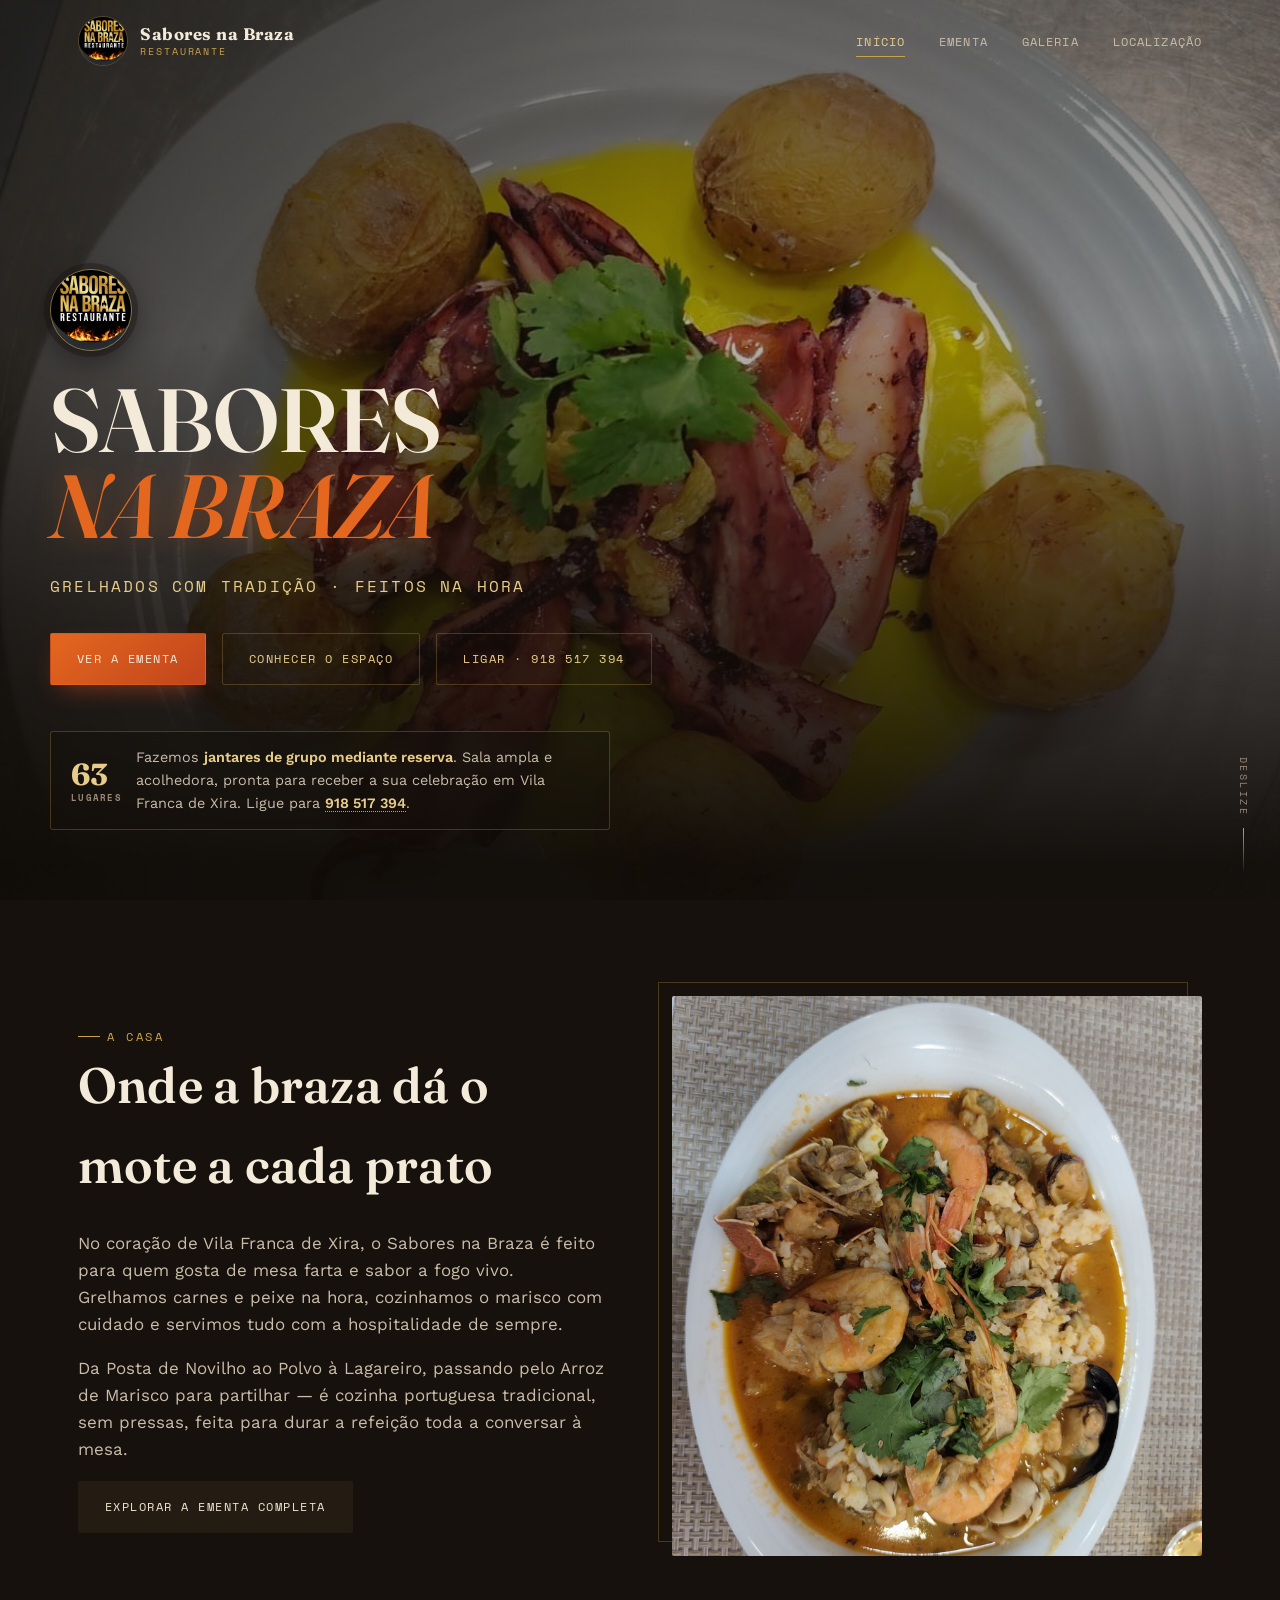
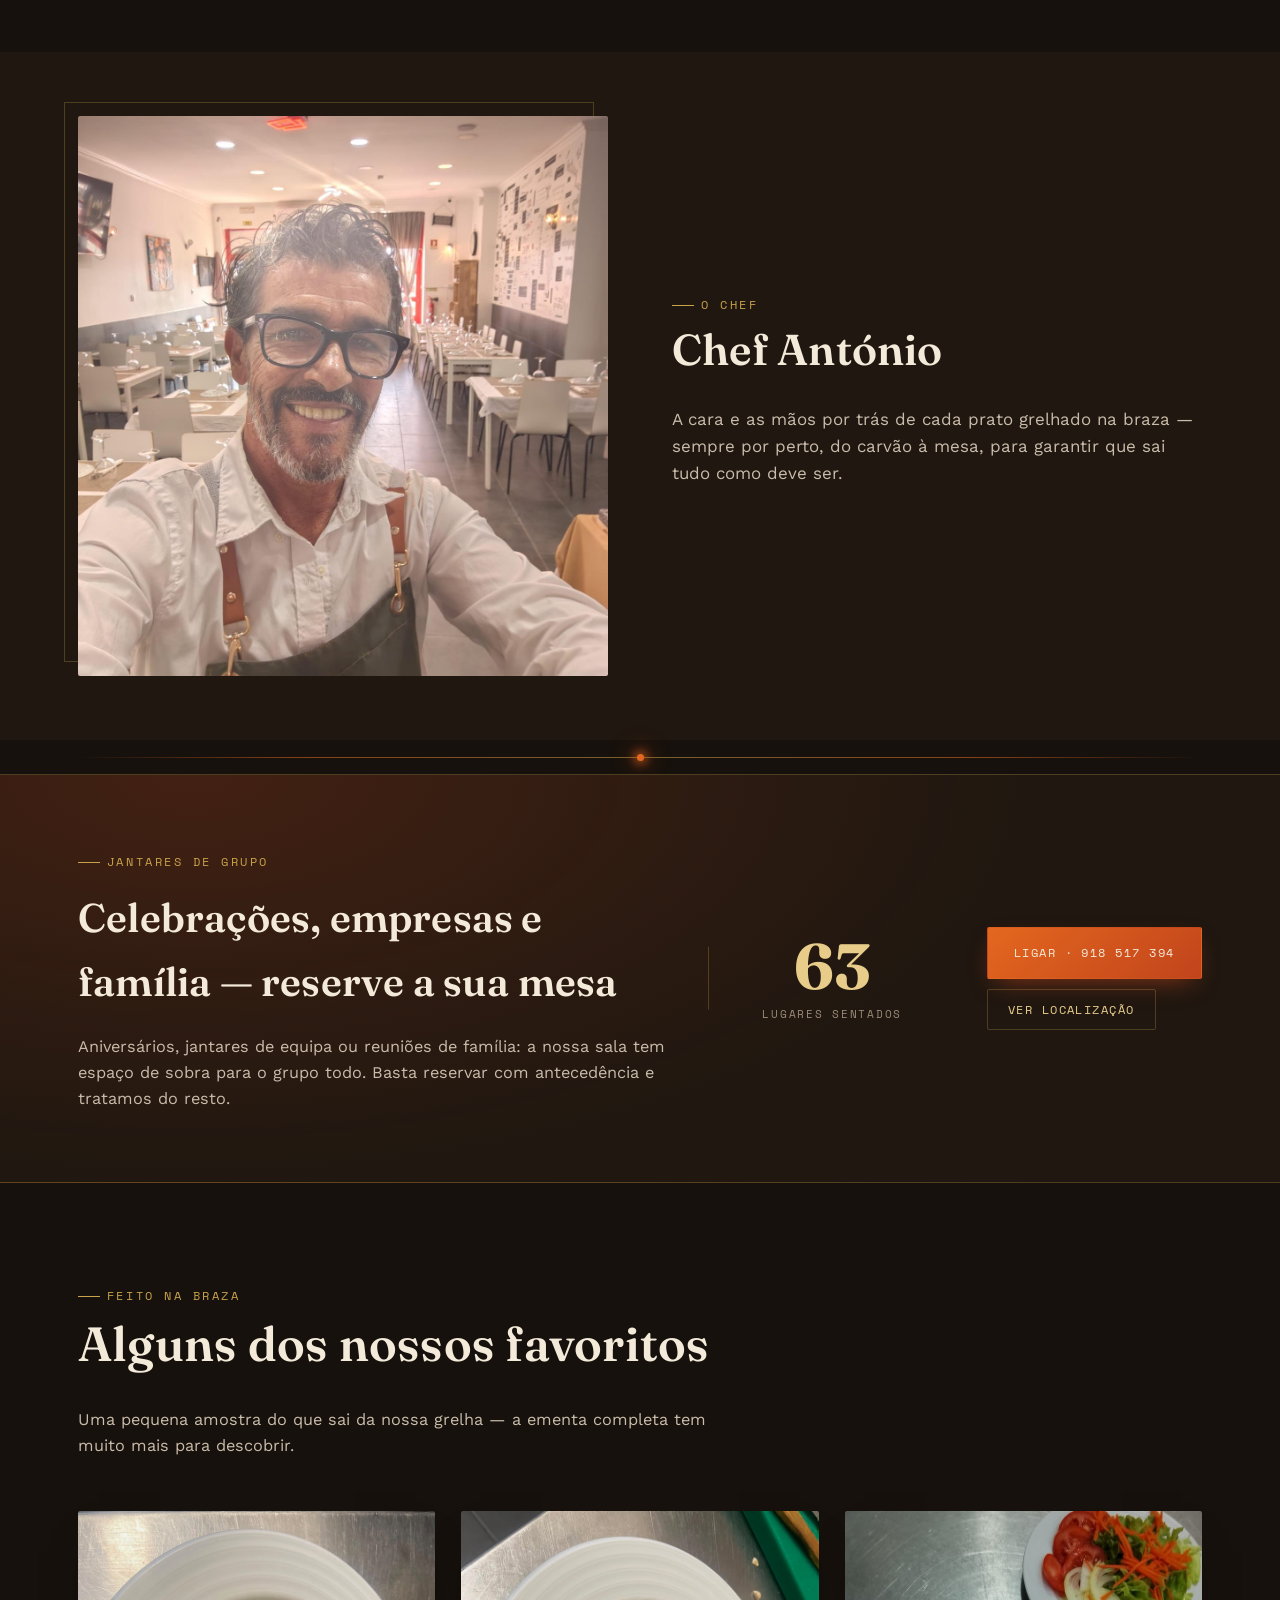
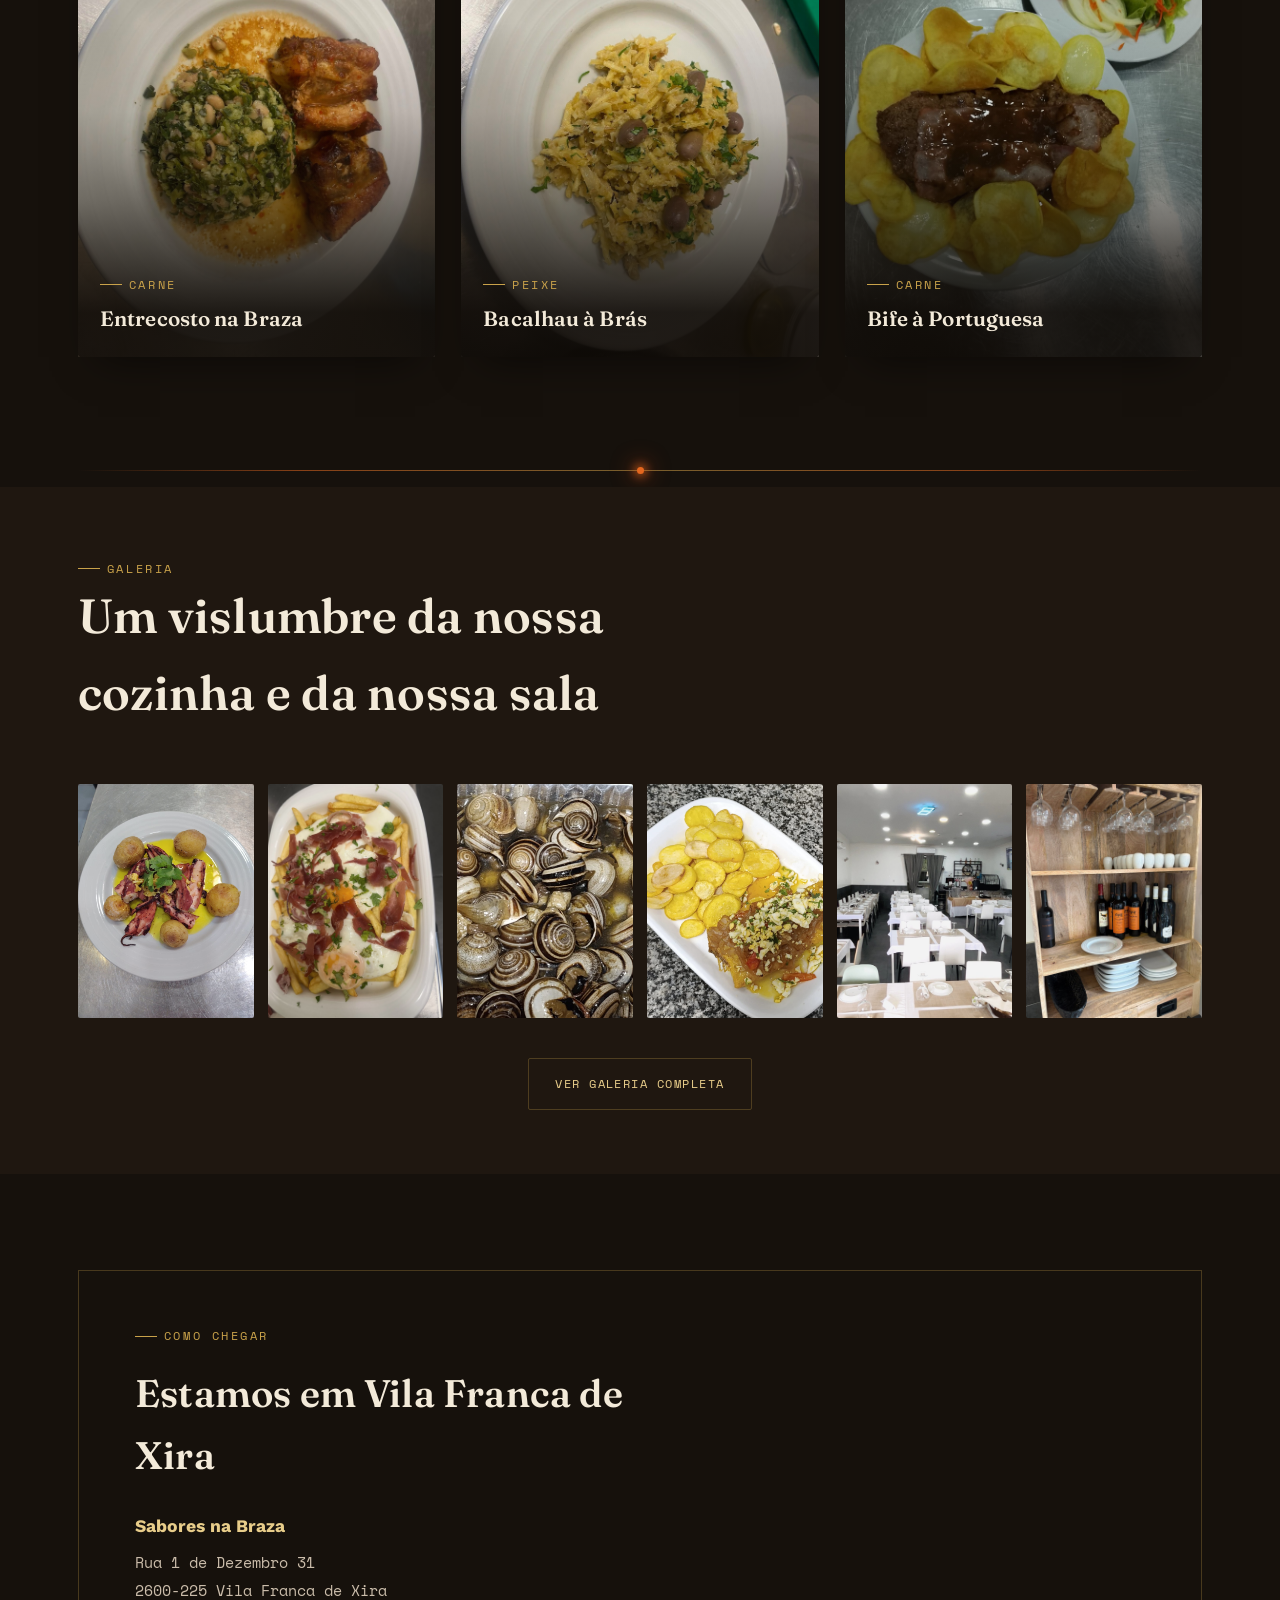
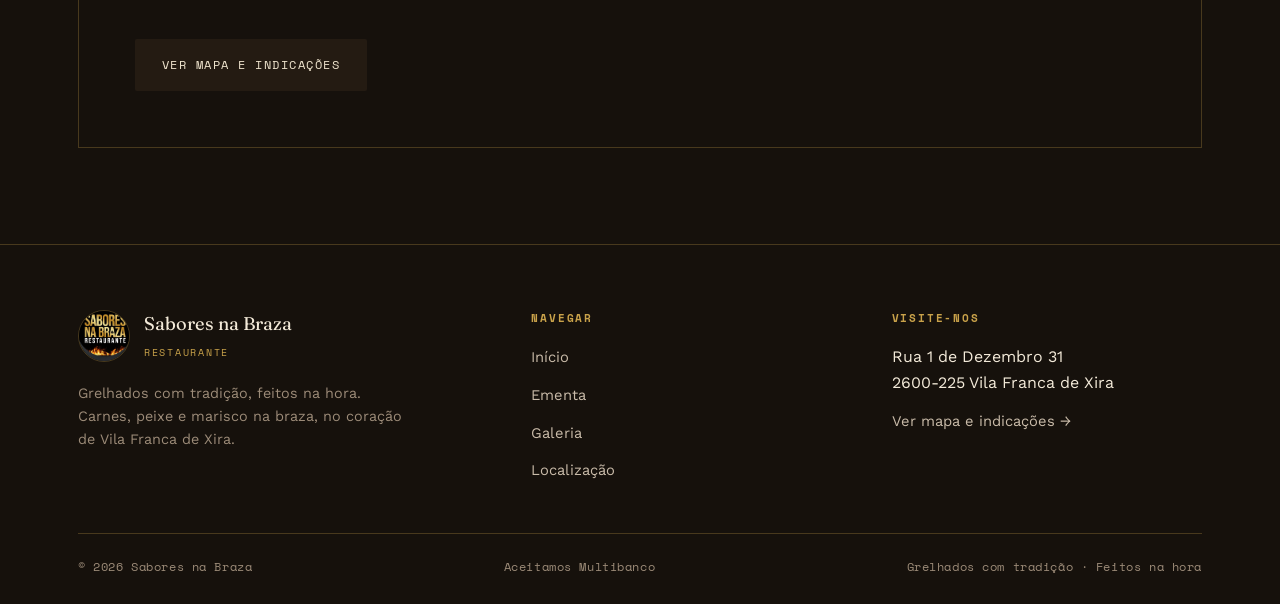
<file: index.html>
<!doctype html>
<html lang="pt-PT">
<head>
<meta charset="UTF-8">
<meta name="viewport" content="width=device-width, initial-scale=1.0">
<title>Sabores na Braza — Restaurante em Vila Franca de Xira</title>
<meta name="description" content="Sabores na Braza — grelhados com tradição, feitos na hora. Carnes, peixe e marisco na braza em Vila Franca de Xira. Sala com 63 lugares, ideal para jantares de grupo mediante reserva.">
<link rel="icon" href="logo.jpg">
<link rel="stylesheet" href="style.css">
</head>
<body>

<header class="site-header">
  <div class="container nav-inner">
    <a href="index.html" class="brand">
      <img src="logo.jpg" alt="Sabores na Braza — Restaurante">
      <span class="brand-text"><span class="b1">Sabores na Braza</span><span class="b2">Restaurante</span></span>
    </a>
    <nav aria-label="Navegação principal">
      <ul class="nav-links">
        <li><a href="index.html" aria-current="page">Início</a></li>
        <li><a href="ementa.html">Ementa</a></li>
        <li><a href="galeria.html">Galeria</a></li>
        <li><a href="localizacao.html">Localização</a></li>
      </ul>
    </nav>
    <button class="nav-toggle" aria-label="Abrir menu" aria-expanded="false"><span></span></button>
  </div>
</header>

<main>

  <!-- ================= HERO ================= -->
  <section class="hero">
    <div class="hero-media">
      <img src="Polvo-lagareiro.jpg" alt="Polvo à lagareiro grelhado na braza, servido com batata a murro">
    </div>
    <div class="hero-inner container">
      <img class="hero-emblem" src="logo.jpg" alt="">
      <h1>Sabores<br><em>na Braza</em></h1>
      <p class="tagline">Grelhados com tradição · Feitos na hora</p>
      <div class="hero-ctas">
        <a href="ementa.html" class="btn btn-ember">Ver a Ementa</a>
        <a href="galeria.html" class="btn btn-outline">Conhecer o Espaço</a>
        <a href="tel:+351918517394" class="btn btn-outline">Ligar · 918 517 394</a>
      </div>
      <div class="hero-tag">
        <div class="num">63<small>Lugares</small></div>
        <p>Fazemos <strong>jantares de grupo mediante reserva</strong>. Sala ampla e acolhedora, pronta para receber a sua celebração em Vila Franca de Xira. Ligue para <strong><a href="tel:+351918517394" style="color:var(--gold-light); border-bottom:1px dotted var(--gold);">918 517 394</a></strong>.</p>
      </div>
    </div>
    <span class="scroll-cue">Deslize</span>
  </section>

  <!-- ================= INTRO ================= -->
  <section class="section-pad on-coal">
    <div class="container about-grid reveal">
      <div class="about-copy">
        <span class="eyebrow">A Casa</span>
        <h2>Onde a braza dá o mote a cada prato</h2>
        <p>No coração de Vila Franca de Xira, o Sabores na Braza é feito para quem gosta de mesa farta e sabor a fogo vivo. Grelhamos carnes e peixe na hora, cozinhamos o marisco com cuidado e servimos tudo com a hospitalidade de sempre.</p>
        <p>Da Posta de Novilho ao Polvo à Lagareiro, passando pelo Arroz de Marisco para partilhar — é cozinha portuguesa tradicional, sem pressas, feita para durar a refeição toda a conversar à mesa.</p>
        <a href="ementa.html" class="btn btn-dark">Explorar a Ementa Completa</a>
      </div>
      <div class="about-frame">
        <img src="arroz-de-marisco.jpg" alt="Arroz de marisco para partilhar">
      </div>
    </div>
  </section>

  <!-- ================= O CHEF ================= -->
  <section class="section-pad-sm on-coal-2">
    <div class="container about-grid reveal">
      <div class="about-frame">
        <img src="chef-antonio.jpg" alt="Chef António, do Sabores na Braza">
      </div>
      <div class="about-copy">
        <span class="eyebrow">O Chef</span>
        <h2 style="font-size:clamp(1.9rem,3.6vw,2.7rem);">Chef António</h2>
        <p>A cara e as mãos por trás de cada prato grelhado na braza — sempre por perto, do carvão à mesa, para garantir que sai tudo como deve ser.</p>
      </div>
    </div>
  </section>

  <div class="ember-divider"><span></span></div>

  <!-- ================= RESERVAS / GRUPOS ================= -->
  <section class="reserve-band">
    <div class="container reserve-inner reveal">
      <div class="reserve-text">
        <span class="eyebrow">Jantares de Grupo</span>
        <h2>Celebrações, empresas e família — reserve a sua mesa</h2>
        <p>Aniversários, jantares de equipa ou reuniões de família: a nossa sala tem espaço de sobra para o grupo todo. Basta reservar com antecedência e tratamos do resto.</p>
      </div>
      <div class="reserve-stat">
        <div class="n">63</div>
        <span class="l">Lugares Sentados</span>
      </div>
      <div style="display:flex; flex-direction:column; gap:10px; align-items:flex-start;">
        <a href="tel:+351918517394" class="btn btn-ember">Ligar · 918 517 394</a>
        <a href="localizacao.html" class="btn btn-outline" style="padding:10px 20px;">Ver Localização</a>
      </div>
    </div>
  </section>

  <!-- ================= PRATOS EM DESTAQUE ================= -->
  <section class="section-pad on-coal">
    <div class="container">
      <div class="section-head reveal">
        <span class="eyebrow">Feito na Braza</span>
        <h2>Alguns dos nossos favoritos</h2>
        <p>Uma pequena amostra do que sai da nossa grelha — a ementa completa tem muito mais para descobrir.</p>
      </div>
      <div class="dish-grid reveal">
        <div class="dish-card">
          <img src="entrecosto-grelos.jpg" alt="Entrecosto grelhado com grelos e feijão frade">
          <div class="dc-label"><span class="eyebrow">Carne</span><h3>Entrecosto na Braza</h3></div>
        </div>
        <div class="dish-card">
          <img src="bacalhau-a-bras.jpg" alt="Bacalhau à Brás desfiado com batata palha, ovo e azeitonas">
          <div class="dc-label"><span class="eyebrow">Peixe</span><h3>Bacalhau à Brás</h3></div>
        </div>
        <div class="dish-card">
          <img src="bife-portuguesa.jpg" alt="Bife à portuguesa com batata frita caseira e salada">
          <div class="dc-label"><span class="eyebrow">Carne</span><h3>Bife à Portuguesa</h3></div>
        </div>
      </div>
    </div>
  </section>

  <div class="ember-divider"><span></span></div>

  <!-- ================= GALERIA TEASER ================= -->
  <section class="section-pad-sm on-coal-2">
    <div class="container reveal">
      <div class="section-head">
        <span class="eyebrow">Galeria</span>
        <h2>Um vislumbre da nossa cozinha e da nossa sala</h2>
      </div>
      <div class="strip">
        <a href="galeria.html"><img src="Polvo-lagareiro.jpg" alt="Polvo à lagareiro"></a>
        <a href="galeria.html"><img src="ovos-rotos.jpg" alt="Ovos rotos com presunto"></a>
        <a href="galeria.html"><img src="caracois.jpg" alt="Caracóis"></a>
        <a href="galeria.html"><img src="bacalhau-com-batata.jpg" alt="Bacalhau com batata"></a>
        <a href="galeria.html"><img src="espaco-sala-1.jpg" alt="Sala do restaurante"></a>
        <a href="galeria.html"><img src="espaco-adega.jpg" alt="Adega e loiça do restaurante"></a>
      </div>
      <div style="text-align:center; margin-top:40px;">
        <a href="galeria.html" class="btn btn-outline">Ver Galeria Completa</a>
      </div>
    </div>
  </section>

  <!-- ================= LOCALIZAÇÃO TEASER ================= -->
  <section class="on-coal">
    <div class="container" style="padding-top:96px; padding-bottom:96px;">
      <div class="loc-teaser reveal">
        <div class="lt-info">
          <span class="eyebrow">Como Chegar</span>
          <h2 style="font-size:clamp(1.8rem,3.2vw,2.4rem); margin-bottom:6px;">Estamos em Vila Franca de Xira</h2>
          <p class="addr"><strong>Sabores na Braza</strong>Rua 1 de Dezembro 31<br>2600-225 Vila Franca de Xira</p>
          <a href="localizacao.html" class="btn btn-dark" style="align-self:flex-start;">Ver Mapa e Indicações</a>
        </div>
        <div class="lt-map">
          <iframe src="https://www.google.com/maps?q=Rua+1+de+Dezembro+31,+2600-225+Vila+Franca+de+Xira&output=embed" title="Mapa — Sabores na Braza" loading="lazy" referrerpolicy="no-referrer-when-downgrade"></iframe>
        </div>
      </div>
    </div>
  </section>

</main>

<footer class="site-footer">
  <div class="container">
    <div class="footer-grid">
      <div>
        <div class="footer-brand">
          <img src="logo.jpg" alt="">
          <div class="fb-text"><span class="b1">Sabores na Braza</span><span class="b2">Restaurante</span></div>
        </div>
        <p>Grelhados com tradição, feitos na hora. Carnes, peixe e marisco na braza, no coração de Vila Franca de Xira.</p>
      </div>
      <div class="footer-col">
        <h4>Navegar</h4>
        <ul>
          <li><a href="index.html">Início</a></li>
          <li><a href="ementa.html">Ementa</a></li>
          <li><a href="galeria.html">Galeria</a></li>
          <li><a href="localizacao.html">Localização</a></li>
        </ul>
      </div>
      <div class="footer-col">
        <h4>Visite-nos</h4>
        <ul>
          <li>Rua 1 de Dezembro 31<br>2600-225 Vila Franca de Xira</li>
          <li><a href="localizacao.html">Ver mapa e indicações →</a></li>
        </ul>
      </div>
    </div>
    <div class="footer-bottom">
      <span>© <span id="year"></span> Sabores na Braza</span>
      <span>Aceitamos Multibanco</span>
      <span>Grelhados com tradição · Feitos na hora</span>
    </div>
  </div>
</footer>

<script>document.getElementById('year').textContent = new Date().getFullYear();</script>
<script src="main.js"></script>
</body>
</html>
</file>
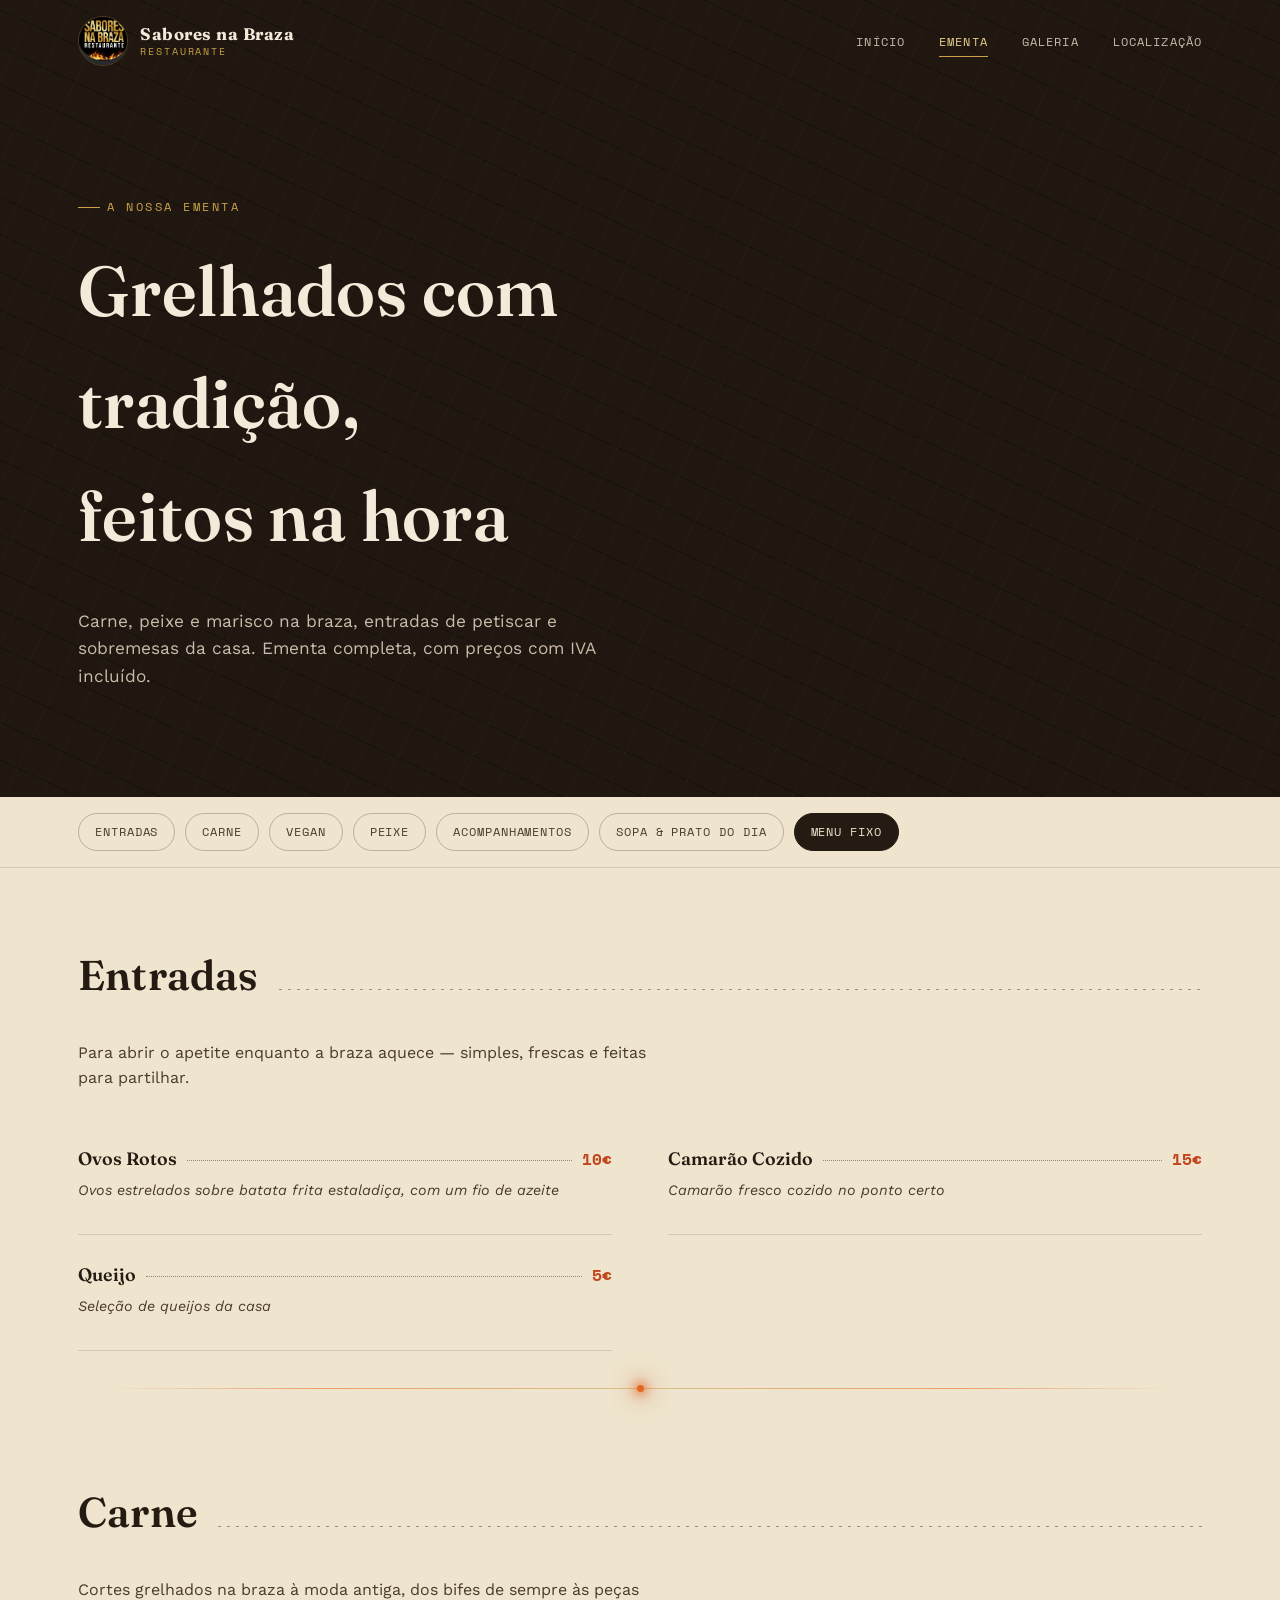
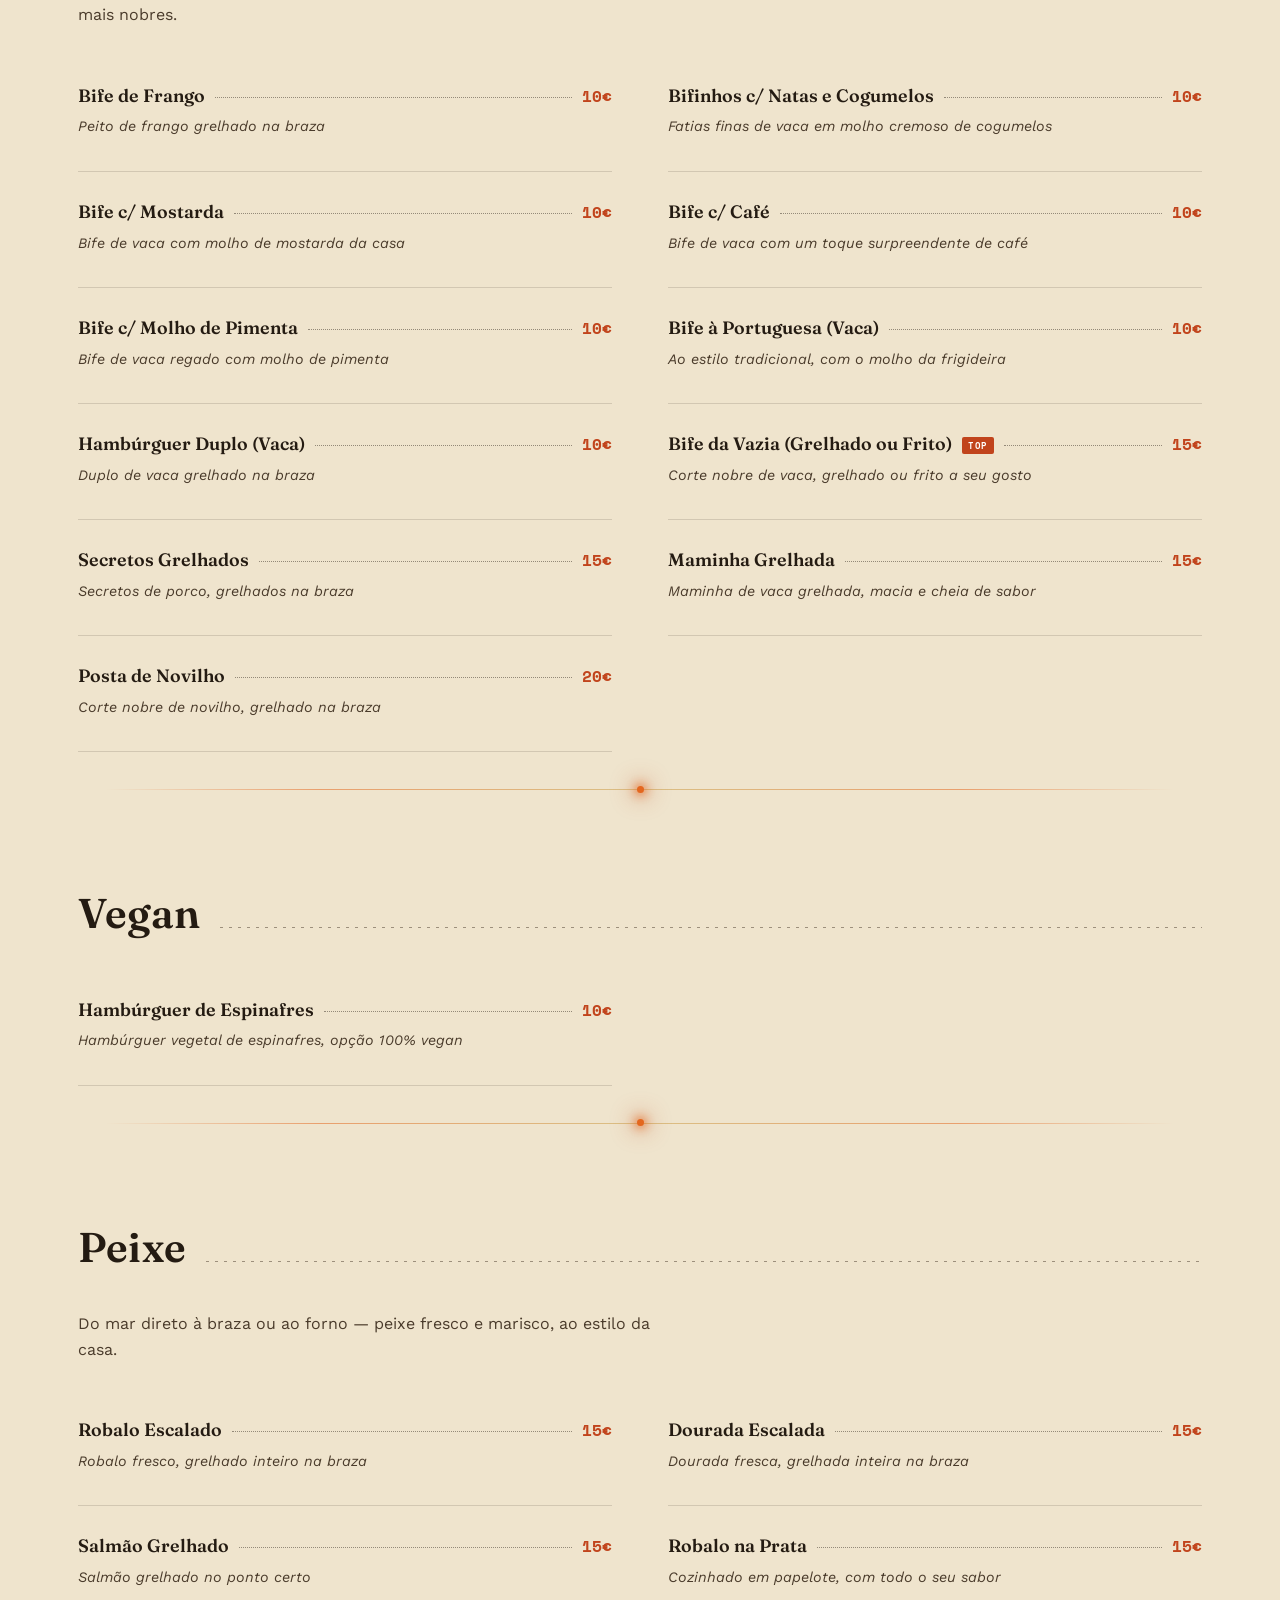
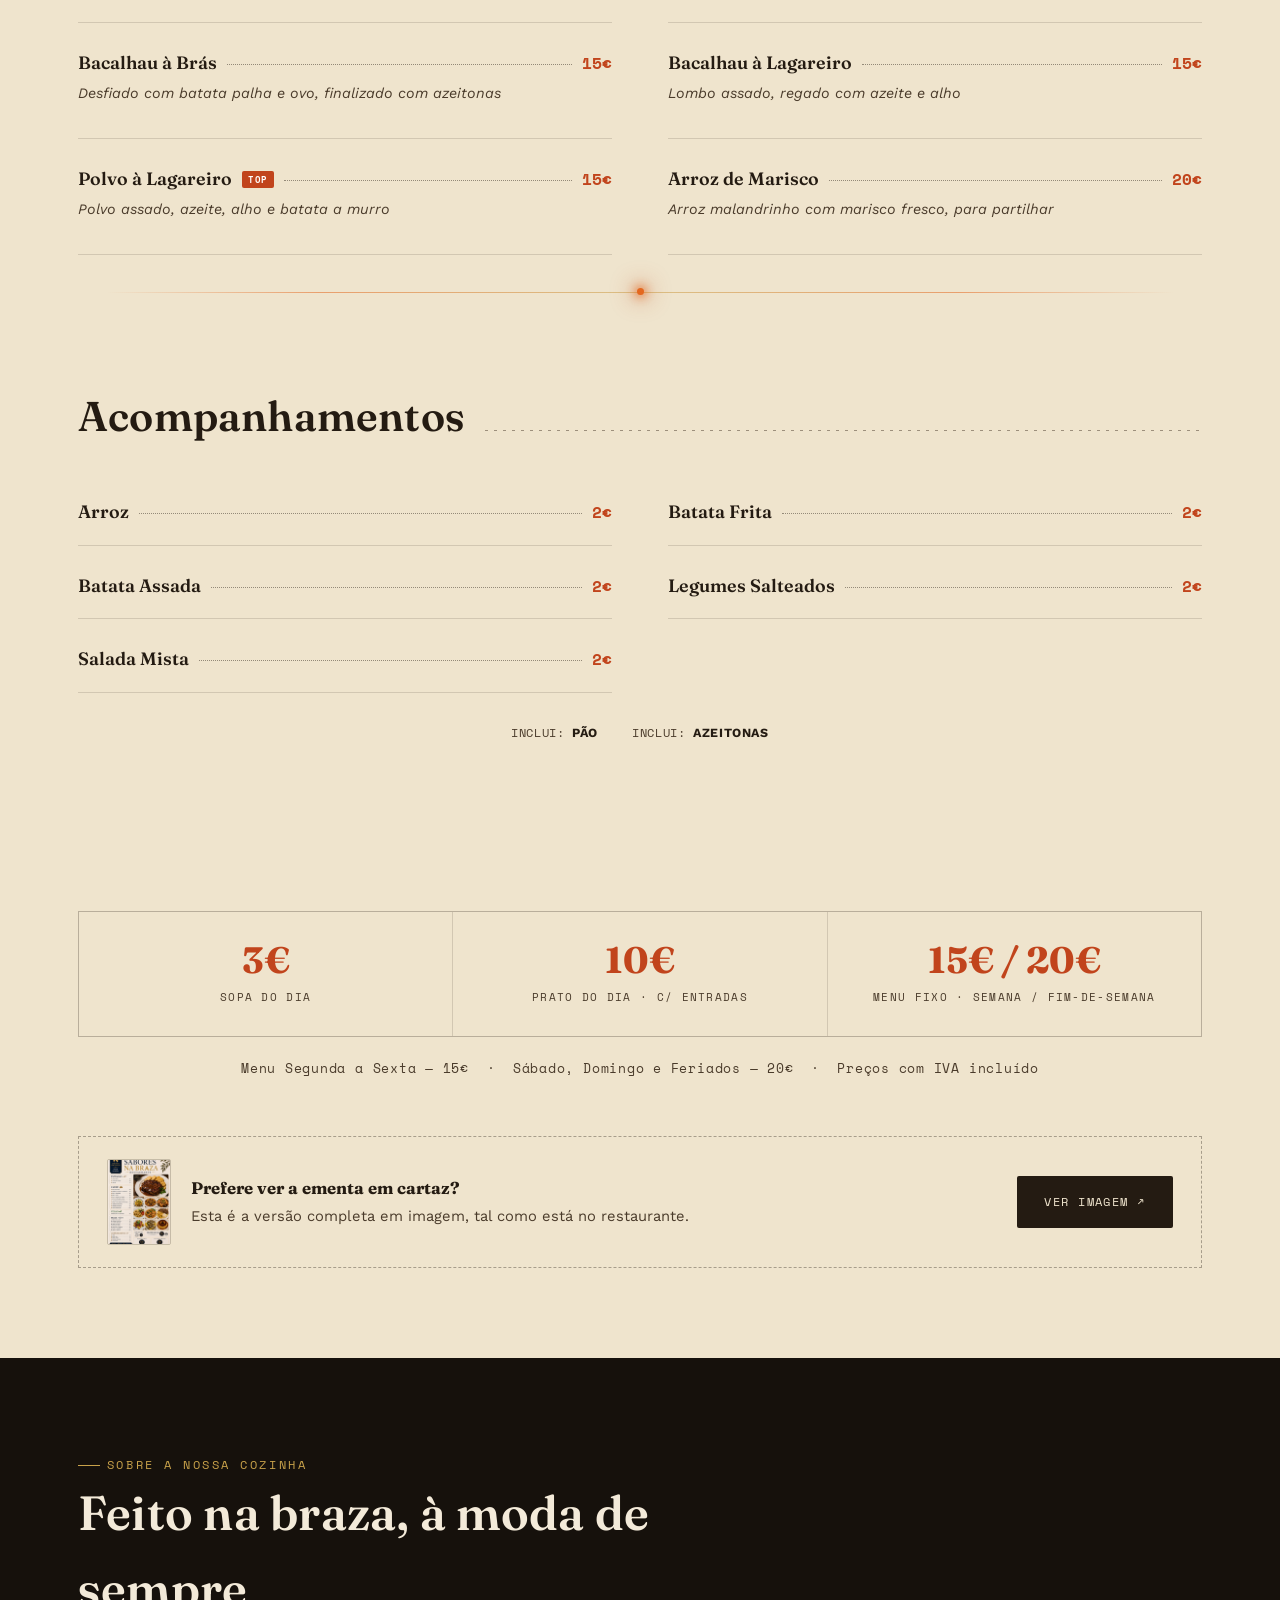
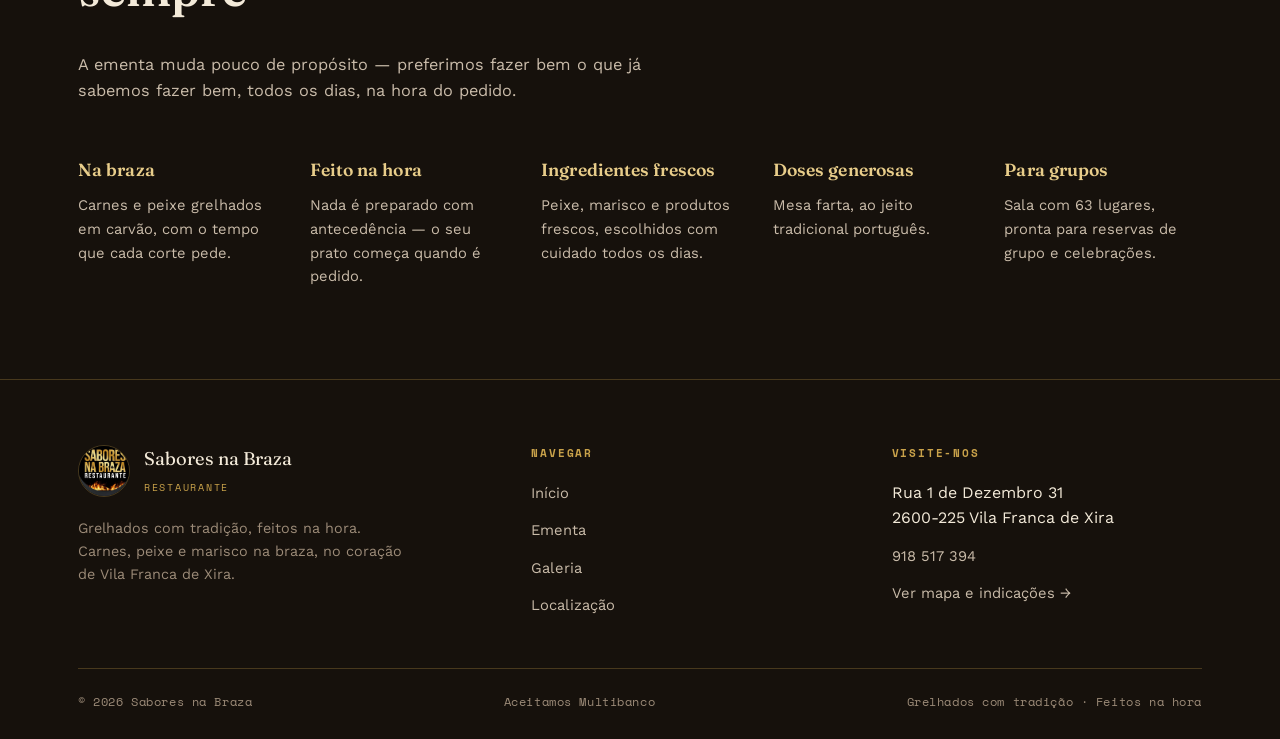
<file: ementa.html>
<!doctype html>
<html lang="pt-PT">
<head>
<meta charset="UTF-8">
<meta name="viewport" content="width=device-width, initial-scale=1.0">
<title>Ementa — Sabores na Braza</title>
<meta name="description" content="Ementa completa do Sabores na Braza: entradas, carnes na braza, peixe, opção vegan, acompanhamentos, sopa e prato do dia. Preços com IVA incluído.">
<link rel="icon" href="logo.jpg">
<link rel="stylesheet" href="style.css">
</head>
<body>

<header class="site-header">
  <div class="container nav-inner">
    <a href="index.html" class="brand">
      <img src="logo.jpg" alt="Sabores na Braza — Restaurante">
      <span class="brand-text"><span class="b1">Sabores na Braza</span><span class="b2">Restaurante</span></span>
    </a>
    <nav aria-label="Navegação principal">
      <ul class="nav-links">
        <li><a href="index.html">Início</a></li>
        <li><a href="ementa.html" aria-current="page">Ementa</a></li>
        <li><a href="galeria.html">Galeria</a></li>
        <li><a href="localizacao.html">Localização</a></li>
      </ul>
    </nav>
    <button class="nav-toggle" aria-label="Abrir menu" aria-expanded="false"><span></span></button>
  </div>
</header>

<main>

  <section class="page-hero">
    <div class="grate-bg"></div>
    <div class="container page-hero-inner">
      <span class="eyebrow">A Nossa Ementa</span>
      <h1>Grelhados com tradição,<br>feitos na hora</h1>
      <p class="lead">Carne, peixe e marisco na braza, entradas de petiscar e sobremesas da casa. Ementa completa, com preços com IVA incluído.</p>
    </div>
  </section>

  <div class="menu-wrap">

    <nav class="menu-nav">
      <div class="container menu-nav-inner">
        <a class="menu-pill" href="#entradas">Entradas</a>
        <a class="menu-pill" href="#carne">Carne</a>
        <a class="menu-pill" href="#vegan">Vegan</a>
        <a class="menu-pill" href="#peixe">Peixe</a>
        <a class="menu-pill" href="#acompanhamentos">Acompanhamentos</a>
        <a class="menu-pill" href="#dia">Sopa &amp; Prato do Dia</a>
        <a class="menu-pill" href="#menu-fixo">Menu Fixo</a>
      </div>
    </nav>

    <div class="container">

      <!-- ENTRADAS -->
      <section id="entradas" class="menu-section reveal">
        <div class="menu-section-head"><h2>Entradas</h2><span class="rule"></span></div>
        <p class="menu-section-note">Para abrir o apetite enquanto a braza aquece — simples, frescas e feitas para partilhar.</p>
        <div class="menu-list">
          <div class="menu-item">
            <div class="menu-item-row"><span class="name">Ovos Rotos</span><span class="leader"></span><span class="price">10€</span></div>
            <p class="desc">Ovos estrelados sobre batata frita estaladiça, com um fio de azeite</p>
          </div>
          <div class="menu-item">
            <div class="menu-item-row"><span class="name">Camarão Cozido</span><span class="leader"></span><span class="price">15€</span></div>
            <p class="desc">Camarão fresco cozido no ponto certo</p>
          </div>
          <div class="menu-item">
            <div class="menu-item-row"><span class="name">Queijo</span><span class="leader"></span><span class="price">5€</span></div>
            <p class="desc">Seleção de queijos da casa</p>
          </div>
        </div>
      </section>

      <div class="ember-divider"><span></span></div>

      <!-- CARNE -->
      <section id="carne" class="menu-section reveal">
        <div class="menu-section-head"><h2>Carne</h2><span class="rule"></span></div>
        <p class="menu-section-note">Cortes grelhados na braza à moda antiga, dos bifes de sempre às peças mais nobres.</p>
        <div class="menu-list">
          <div class="menu-item">
            <div class="menu-item-row"><span class="name">Bife de Frango</span><span class="leader"></span><span class="price">10€</span></div>
            <p class="desc">Peito de frango grelhado na braza</p>
          </div>
          <div class="menu-item">
            <div class="menu-item-row"><span class="name">Bifinhos c/ Natas e Cogumelos</span><span class="leader"></span><span class="price">10€</span></div>
            <p class="desc">Fatias finas de vaca em molho cremoso de cogumelos</p>
          </div>
          <div class="menu-item">
            <div class="menu-item-row"><span class="name">Bife c/ Mostarda</span><span class="leader"></span><span class="price">10€</span></div>
            <p class="desc">Bife de vaca com molho de mostarda da casa</p>
          </div>
          <div class="menu-item">
            <div class="menu-item-row"><span class="name">Bife c/ Café</span><span class="leader"></span><span class="price">10€</span></div>
            <p class="desc">Bife de vaca com um toque surpreendente de café</p>
          </div>
          <div class="menu-item">
            <div class="menu-item-row"><span class="name">Bife c/ Molho de Pimenta</span><span class="leader"></span><span class="price">10€</span></div>
            <p class="desc">Bife de vaca regado com molho de pimenta</p>
          </div>
          <div class="menu-item">
            <div class="menu-item-row"><span class="name">Bife à Portuguesa (Vaca)</span><span class="leader"></span><span class="price">10€</span></div>
            <p class="desc">Ao estilo tradicional, com o molho da frigideira</p>
          </div>
          <div class="menu-item">
            <div class="menu-item-row"><span class="name">Hambúrguer Duplo (Vaca)</span><span class="leader"></span><span class="price">10€</span></div>
            <p class="desc">Duplo de vaca grelhado na braza</p>
          </div>
          <div class="menu-item featured">
            <div class="menu-item-row"><span class="name">Bife da Vazia (Grelhado ou Frito)</span><span class="leader"></span><span class="price">15€</span></div>
            <p class="desc">Corte nobre de vaca, grelhado ou frito a seu gosto</p>
          </div>
          <div class="menu-item">
            <div class="menu-item-row"><span class="name">Secretos Grelhados</span><span class="leader"></span><span class="price">15€</span></div>
            <p class="desc">Secretos de porco, grelhados na braza</p>
          </div>
          <div class="menu-item">
            <div class="menu-item-row"><span class="name">Maminha Grelhada</span><span class="leader"></span><span class="price">15€</span></div>
            <p class="desc">Maminha de vaca grelhada, macia e cheia de sabor</p>
          </div>
          <div class="menu-item">
            <div class="menu-item-row"><span class="name">Posta de Novilho</span><span class="leader"></span><span class="price">20€</span></div>
            <p class="desc">Corte nobre de novilho, grelhado na braza</p>
          </div>
        </div>
      </section>

      <div class="ember-divider"><span></span></div>

      <!-- VEGAN -->
      <section id="vegan" class="menu-section reveal">
        <div class="menu-section-head"><h2>Vegan</h2><span class="rule"></span></div>
        <div class="menu-list">
          <div class="menu-item">
            <div class="menu-item-row"><span class="name">Hambúrguer de Espinafres</span><span class="leader"></span><span class="price">10€</span></div>
            <p class="desc">Hambúrguer vegetal de espinafres, opção 100% vegan</p>
          </div>
        </div>
      </section>

      <div class="ember-divider"><span></span></div>

      <!-- PEIXE -->
      <section id="peixe" class="menu-section reveal">
        <div class="menu-section-head"><h2>Peixe</h2><span class="rule"></span></div>
        <p class="menu-section-note">Do mar direto à braza ou ao forno — peixe fresco e marisco, ao estilo da casa.</p>
        <div class="menu-list">
          <div class="menu-item">
            <div class="menu-item-row"><span class="name">Robalo Escalado</span><span class="leader"></span><span class="price">15€</span></div>
            <p class="desc">Robalo fresco, grelhado inteiro na braza</p>
          </div>
          <div class="menu-item">
            <div class="menu-item-row"><span class="name">Dourada Escalada</span><span class="leader"></span><span class="price">15€</span></div>
            <p class="desc">Dourada fresca, grelhada inteira na braza</p>
          </div>
          <div class="menu-item">
            <div class="menu-item-row"><span class="name">Salmão Grelhado</span><span class="leader"></span><span class="price">15€</span></div>
            <p class="desc">Salmão grelhado no ponto certo</p>
          </div>
          <div class="menu-item">
            <div class="menu-item-row"><span class="name">Robalo na Prata</span><span class="leader"></span><span class="price">15€</span></div>
            <p class="desc">Cozinhado em papelote, com todo o seu sabor</p>
          </div>
          <div class="menu-item">
            <div class="menu-item-row"><span class="name">Bacalhau à Brás</span><span class="leader"></span><span class="price">15€</span></div>
            <p class="desc">Desfiado com batata palha e ovo, finalizado com azeitonas</p>
          </div>
          <div class="menu-item">
            <div class="menu-item-row"><span class="name">Bacalhau à Lagareiro</span><span class="leader"></span><span class="price">15€</span></div>
            <p class="desc">Lombo assado, regado com azeite e alho</p>
          </div>
          <div class="menu-item featured">
            <div class="menu-item-row"><span class="name">Polvo à Lagareiro</span><span class="leader"></span><span class="price">15€</span></div>
            <p class="desc">Polvo assado, azeite, alho e batata a murro</p>
          </div>
          <div class="menu-item">
            <div class="menu-item-row"><span class="name">Arroz de Marisco</span><span class="leader"></span><span class="price">20€</span></div>
            <p class="desc">Arroz malandrinho com marisco fresco, para partilhar</p>
          </div>
        </div>
      </section>

      <div class="ember-divider"><span></span></div>

      <!-- ACOMPANHAMENTOS -->
      <section id="acompanhamentos" class="menu-section reveal">
        <div class="menu-section-head"><h2>Acompanhamentos</h2><span class="rule"></span></div>
        <div class="menu-list">
          <div class="menu-item">
            <div class="menu-item-row"><span class="name">Arroz</span><span class="leader"></span><span class="price">2€</span></div>
          </div>
          <div class="menu-item">
            <div class="menu-item-row"><span class="name">Batata Frita</span><span class="leader"></span><span class="price">2€</span></div>
          </div>
          <div class="menu-item">
            <div class="menu-item-row"><span class="name">Batata Assada</span><span class="leader"></span><span class="price">2€</span></div>
          </div>
          <div class="menu-item">
            <div class="menu-item-row"><span class="name">Legumes Salteados</span><span class="leader"></span><span class="price">2€</span></div>
          </div>
          <div class="menu-item">
            <div class="menu-item-row"><span class="name">Salada Mista</span><span class="leader"></span><span class="price">2€</span></div>
          </div>
        </div>
        <div class="menu-includes">
          <span>Inclui: <strong>Pão</strong></span>
          <span>Inclui: <strong>Azeitonas</strong></span>
        </div>
      </section>

      <!-- SOPA / PRATO DO DIA + MENU FIXO -->
      <section id="dia" class="menu-section reveal" style="padding-bottom:90px;">
        <div class="menu-callout">
          <div class="mc">
            <div class="price">3€</div>
            <div class="lbl">Sopa do Dia</div>
          </div>
          <div class="mc">
            <div class="price">10€</div>
            <div class="lbl">Prato do Dia · c/ Entradas</div>
          </div>
          <div class="mc" id="menu-fixo">
            <div class="price">15€ / 20€</div>
            <div class="lbl">Menu Fixo · Semana / Fim-de-Semana</div>
          </div>
        </div>
        <p style="text-align:center; color:var(--ink-soft); font-family:var(--f-mono); font-size:.8rem; letter-spacing:.06em; margin-top:22px;">
          Menu Segunda a Sexta — 15€ &nbsp;·&nbsp; Sábado, Domingo e Feriados — 20€ &nbsp;·&nbsp; Preços com IVA incluído
        </p>

        <a href="ementa-cartaz.jpg" target="_blank" rel="noopener" class="menu-poster-cta">
          <img src="ementa-cartaz.jpg" alt="Ementa Sabores na Braza em cartaz" style="width:64px; height:86px; object-fit:cover; border-radius:2px; border:1px solid rgba(36,27,18,.2); flex-shrink:0;">
          <span style="flex:1; min-width:220px;">
            <strong style="display:block; color:var(--ink); font-family:var(--f-display); font-size:1.05rem; margin-bottom:3px;">Prefere ver a ementa em cartaz?</strong>
            Esta é a versão completa em imagem, tal como está no restaurante.
          </span>
          <span class="btn btn-dark">Ver Imagem ↗</span>
        </a>
      </section>

    </div>
  </div>

  <!-- SOBRE A COZINHA -->
  <section class="kitchen-note">
    <div class="container">
      <div class="section-head reveal">
        <span class="eyebrow">Sobre a Nossa Cozinha</span>
        <h2>Feito na braza, à moda de sempre</h2>
        <p>A ementa muda pouco de propósito — preferimos fazer bem o que já sabemos fazer bem, todos os dias, na hora do pedido.</p>
      </div>
      <div class="kn-grid reveal">
        <div class="kn-card">
          <h3>Na braza</h3>
          <p>Carnes e peixe grelhados em carvão, com o tempo que cada corte pede.</p>
        </div>
        <div class="kn-card">
          <h3>Feito na hora</h3>
          <p>Nada é preparado com antecedência — o seu prato começa quando é pedido.</p>
        </div>
        <div class="kn-card">
          <h3>Ingredientes frescos</h3>
          <p>Peixe, marisco e produtos frescos, escolhidos com cuidado todos os dias.</p>
        </div>
        <div class="kn-card">
          <h3>Doses generosas</h3>
          <p>Mesa farta, ao jeito tradicional português.</p>
        </div>
        <div class="kn-card">
          <h3>Para grupos</h3>
          <p>Sala com 63 lugares, pronta para reservas de grupo e celebrações.</p>
        </div>
      </div>
    </div>
  </section>

</main>

<footer class="site-footer">
  <div class="container">
    <div class="footer-grid">
      <div>
        <div class="footer-brand">
          <img src="logo.jpg" alt="">
          <div class="fb-text"><span class="b1">Sabores na Braza</span><span class="b2">Restaurante</span></div>
        </div>
        <p>Grelhados com tradição, feitos na hora. Carnes, peixe e marisco na braza, no coração de Vila Franca de Xira.</p>
      </div>
      <div class="footer-col">
        <h4>Navegar</h4>
        <ul>
          <li><a href="index.html">Início</a></li>
          <li><a href="ementa.html">Ementa</a></li>
          <li><a href="galeria.html">Galeria</a></li>
          <li><a href="localizacao.html">Localização</a></li>
        </ul>
      </div>
      <div class="footer-col">
        <h4>Visite-nos</h4>
        <ul>
          <li>Rua 1 de Dezembro 31<br>2600-225 Vila Franca de Xira</li>
          <li><a href="tel:+351918517394">918 517 394</a></li>
          <li><a href="localizacao.html">Ver mapa e indicações →</a></li>
        </ul>
      </div>
    </div>
    <div class="footer-bottom">
      <span>© <span id="year"></span> Sabores na Braza</span>
      <span>Aceitamos Multibanco</span>
      <span>Grelhados com tradição · Feitos na hora</span>
    </div>
  </div>
</footer>

<script>document.getElementById('year').textContent = new Date().getFullYear();</script>
<script src="main.js"></script>
</body>
</html>
</file>
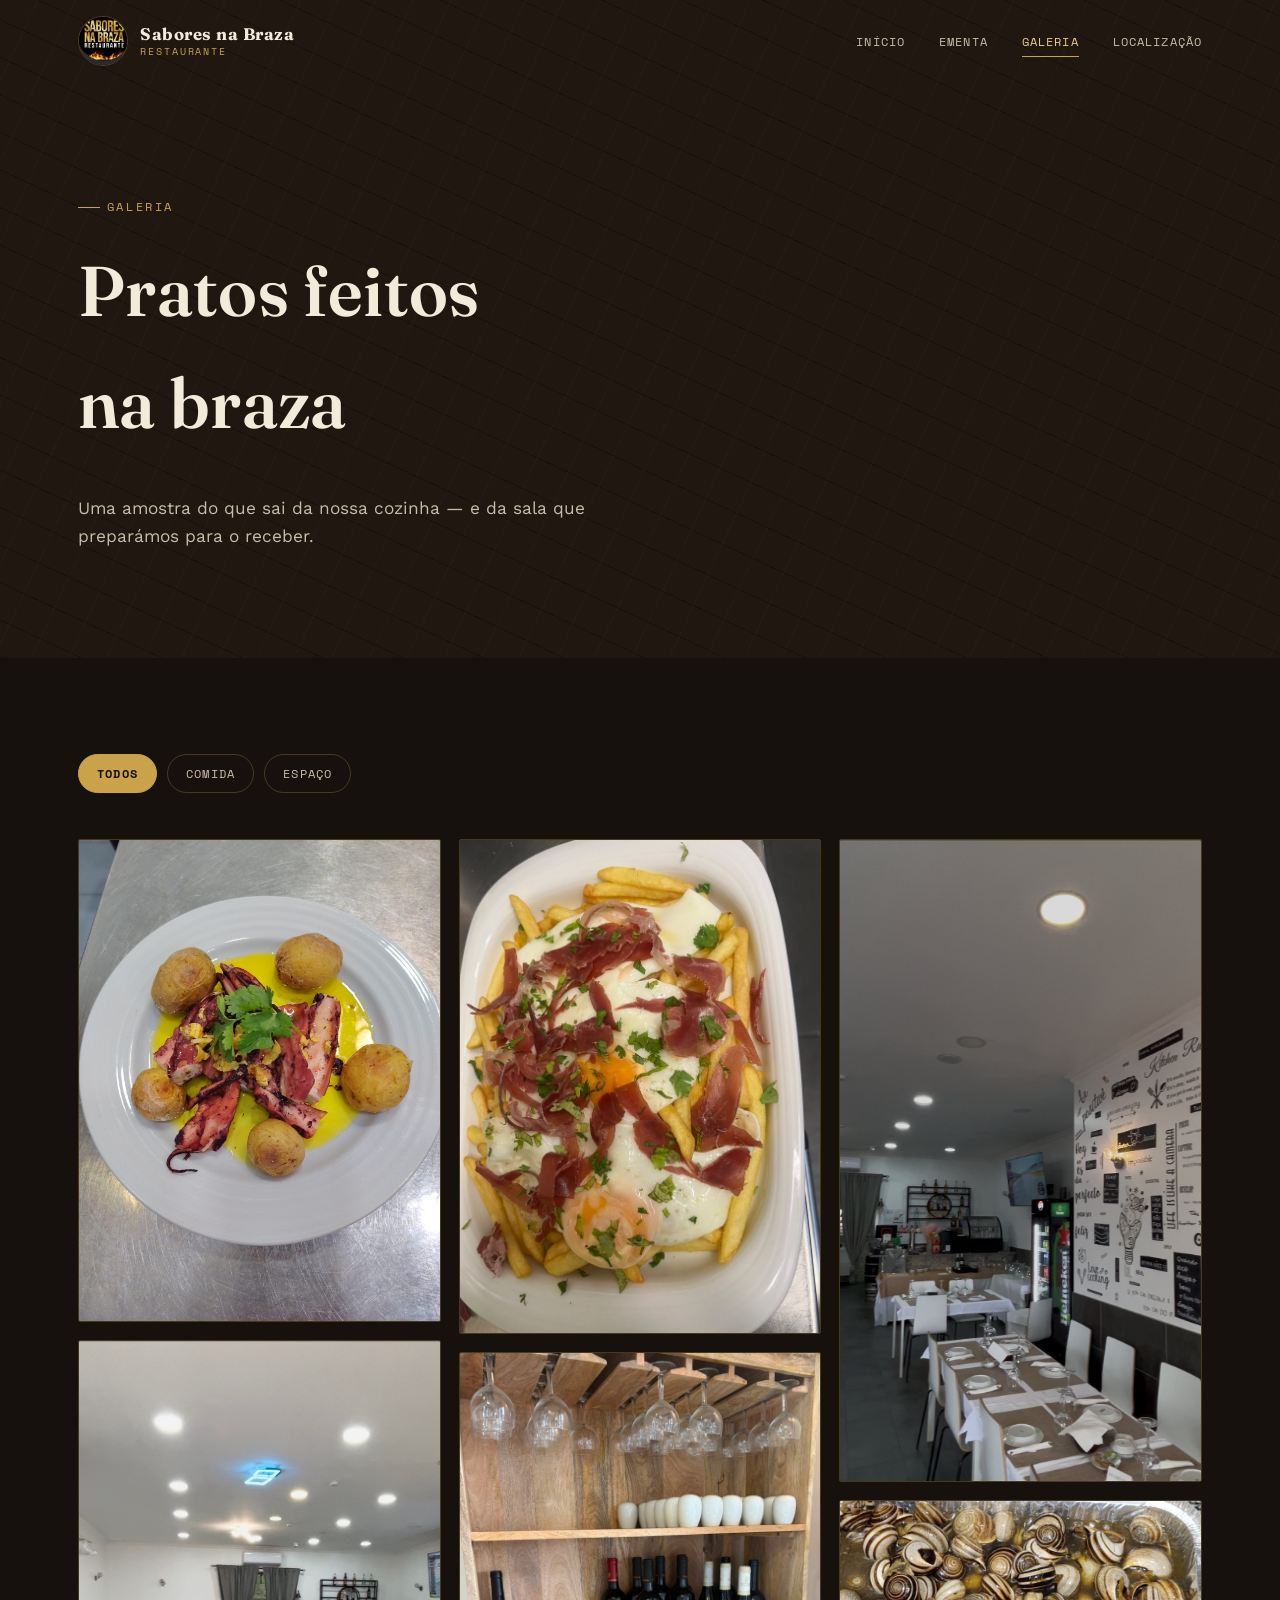
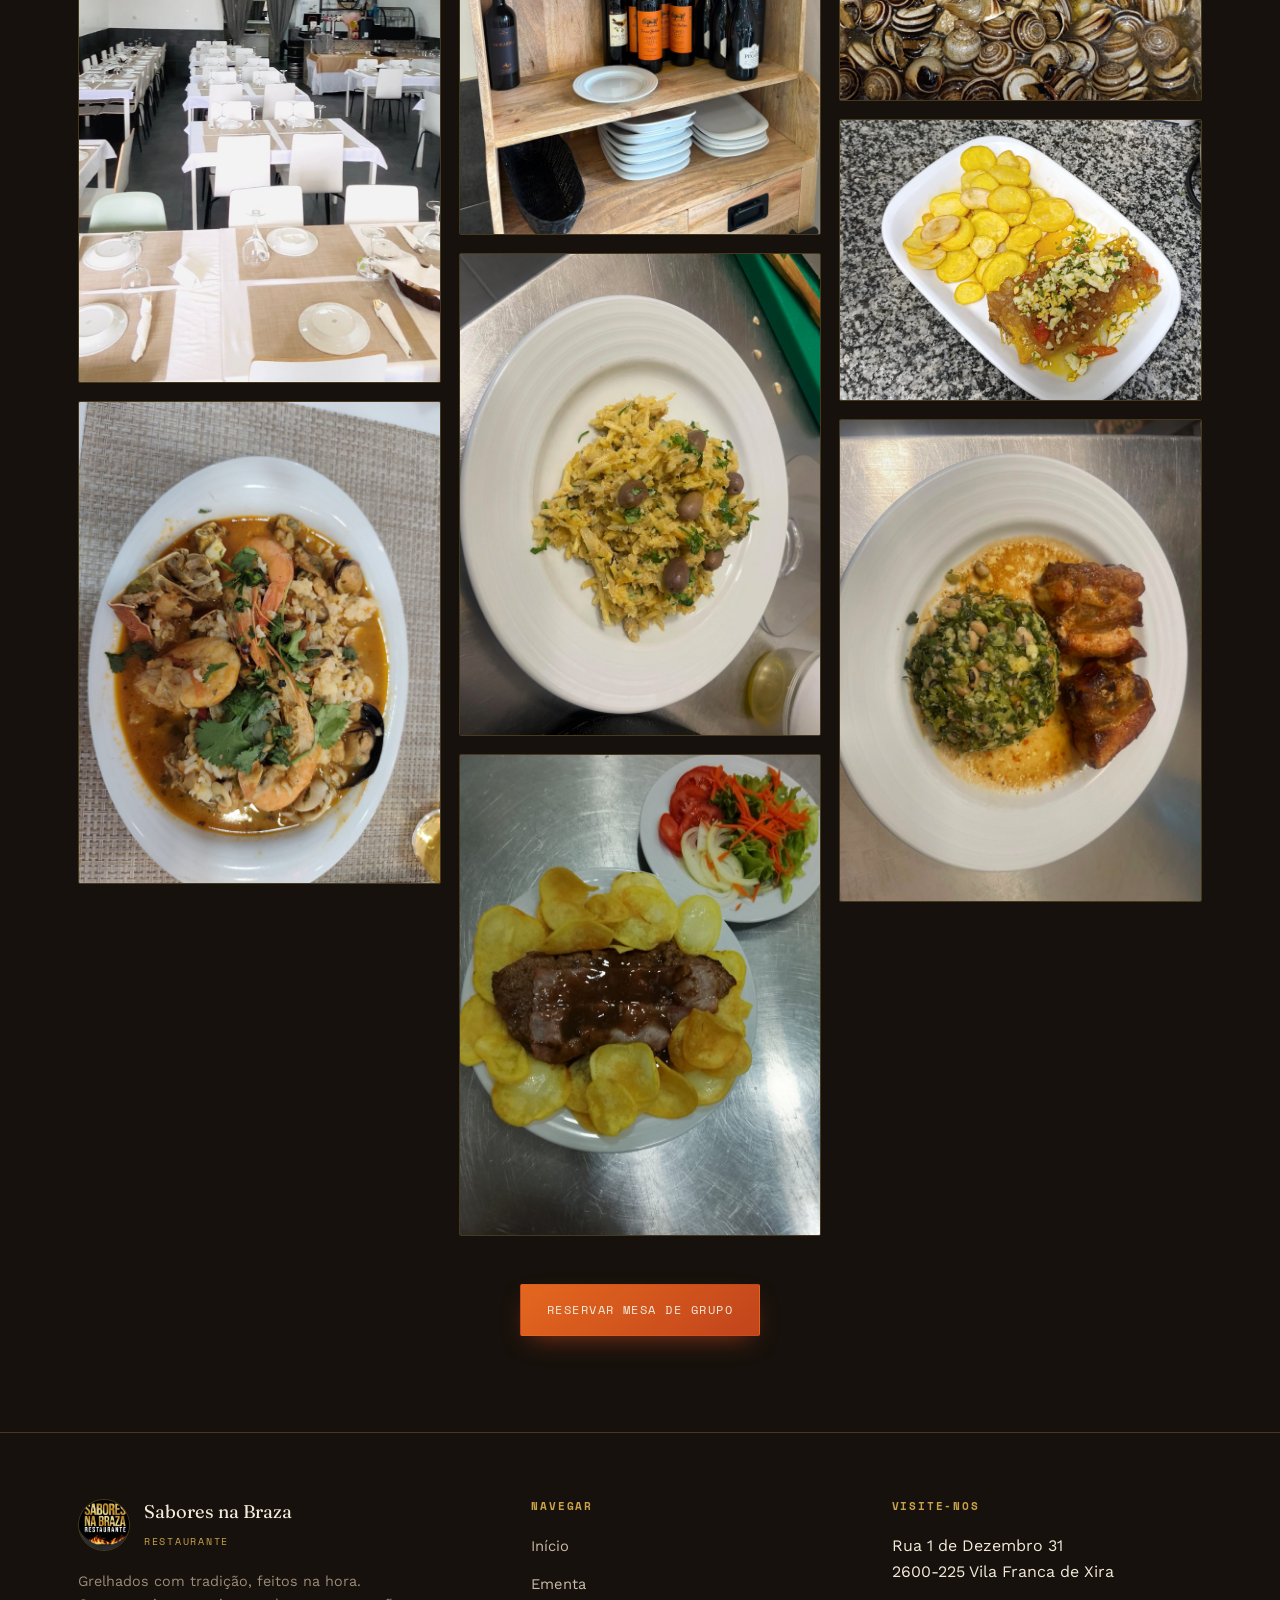
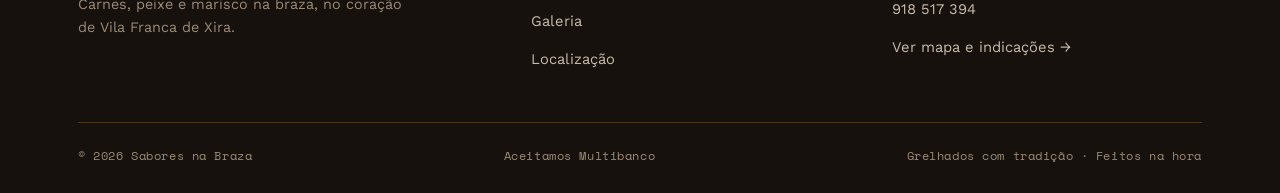
<file: galeria.html>
<!doctype html>
<html lang="pt-PT">
<head>
<meta charset="UTF-8">
<meta name="viewport" content="width=device-width, initial-scale=1.0">
<title>Galeria — Sabores na Braza</title>
<meta name="description" content="Galeria de fotos do Sabores na Braza: os nossos pratos grelhados na braza e o nosso espaço em Vila Franca de Xira.">
<link rel="icon" href="logo.jpg">
<link rel="stylesheet" href="style.css">
</head>
<body>

<header class="site-header">
  <div class="container nav-inner">
    <a href="index.html" class="brand">
      <img src="logo.jpg" alt="Sabores na Braza — Restaurante">
      <span class="brand-text"><span class="b1">Sabores na Braza</span><span class="b2">Restaurante</span></span>
    </a>
    <nav aria-label="Navegação principal">
      <ul class="nav-links">
        <li><a href="index.html">Início</a></li>
        <li><a href="ementa.html">Ementa</a></li>
        <li><a href="galeria.html" aria-current="page">Galeria</a></li>
        <li><a href="localizacao.html">Localização</a></li>
      </ul>
    </nav>
    <button class="nav-toggle" aria-label="Abrir menu" aria-expanded="false"><span></span></button>
  </div>
</header>

<main>

  <section class="page-hero">
    <div class="grate-bg"></div>
    <div class="container page-hero-inner">
      <span class="eyebrow">Galeria</span>
      <h1>Pratos feitos<br>na braza</h1>
      <p class="lead">Uma amostra do que sai da nossa cozinha — e da sala que preparámos para o receber.</p>
    </div>
  </section>

  <section class="section-pad on-coal">
    <div class="container">

      <div class="filter-bar reveal">
        <button class="filter-btn is-active" data-filter="all">Todos</button>
        <button class="filter-btn" data-filter="comida">Comida</button>
        <button class="filter-btn" data-filter="espaco">Espaço</button>
      </div>

      <div class="masonry reveal">
        <figure data-cat="comida">
          <img src="Polvo-lagareiro.jpg" data-full="Polvo-lagareiro.jpg" alt="Polvo à lagareiro com batata a murro">
        </figure>
        <figure data-cat="espaco">
          <img src="espaco-sala-1.jpg" data-full="espaco-sala-1.jpg" alt="Sala do restaurante Sabores na Braza, mesas preparadas">
          <figcaption>A Nossa Sala</figcaption>
        </figure>
        <figure data-cat="comida">
          <img src="arroz-de-marisco.jpg" data-full="arroz-de-marisco.jpg" alt="Arroz de marisco para partilhar">
        </figure>
        <figure data-cat="comida">
          <img src="ovos-rotos.jpg" data-full="ovos-rotos.jpg" alt="Ovos rotos com presunto e batata frita">
        </figure>
        <figure data-cat="espaco">
          <img src="espaco-adega.jpg" data-full="espaco-adega.jpg" alt="Estante com seleção de vinhos e loiça do restaurante">
          <figcaption>A Nossa Adega</figcaption>
        </figure>
        <figure data-cat="comida">
          <img src="bacalhau-a-bras.jpg" data-full="bacalhau-a-bras.jpg" alt="Bacalhau à Brás desfiado com batata palha, ovo e azeitonas">
        </figure>
        <figure data-cat="comida">
          <img src="bife-portuguesa.jpg" data-full="bife-portuguesa.jpg" alt="Bife à portuguesa com batata frita caseira e salada">
        </figure>
        <figure data-cat="espaco">
          <img src="espaco-sala-2.jpg" data-full="espaco-sala-2.jpg" alt="Interior do restaurante, zona de bar e decoração">
          <figcaption>O Nosso Espaço</figcaption>
        </figure>
        <figure data-cat="comida">
          <img src="caracois.jpg" data-full="caracois.jpg" alt="Caracóis à moda da casa">
        </figure>
        <figure data-cat="comida">
          <img src="bacalhau-com-batata.jpg" data-full="bacalhau-com-batata.jpg" alt="Bacalhau com batata, cebolada e ovo picado">
        </figure>
        <figure data-cat="comida">
          <img src="entrecosto-grelos.jpg" data-full="entrecosto-grelos.jpg" alt="Entrecosto com grelos e feijão frade">
        </figure>
      </div>

      <div style="text-align:center; margin-top:48px;">
        <a href="localizacao.html" class="btn btn-ember">Reservar Mesa de Grupo</a>
      </div>

    </div>
  </section>

</main>

<!-- lightbox -->
<div class="lightbox" role="dialog" aria-modal="true" aria-label="Imagem ampliada">
  <button class="lightbox-close" aria-label="Fechar">&times;</button>
  <img alt="">
  <div class="lightbox-cap"></div>
</div>

<footer class="site-footer">
  <div class="container">
    <div class="footer-grid">
      <div>
        <div class="footer-brand">
          <img src="logo.jpg" alt="">
          <div class="fb-text"><span class="b1">Sabores na Braza</span><span class="b2">Restaurante</span></div>
        </div>
        <p>Grelhados com tradição, feitos na hora. Carnes, peixe e marisco na braza, no coração de Vila Franca de Xira.</p>
      </div>
      <div class="footer-col">
        <h4>Navegar</h4>
        <ul>
          <li><a href="index.html">Início</a></li>
          <li><a href="ementa.html">Ementa</a></li>
          <li><a href="galeria.html">Galeria</a></li>
          <li><a href="localizacao.html">Localização</a></li>
        </ul>
      </div>
      <div class="footer-col">
        <h4>Visite-nos</h4>
        <ul>
          <li>Rua 1 de Dezembro 31<br>2600-225 Vila Franca de Xira</li>
          <li><a href="tel:+351918517394">918 517 394</a></li>
          <li><a href="localizacao.html">Ver mapa e indicações →</a></li>
        </ul>
      </div>
    </div>
    <div class="footer-bottom">
      <span>© <span id="year"></span> Sabores na Braza</span>
      <span>Aceitamos Multibanco</span>
      <span>Grelhados com tradição · Feitos na hora</span>
    </div>
  </div>
</footer>

<script>document.getElementById('year').textContent = new Date().getFullYear();</script>
<script src="main.js"></script>
</body>
</html>
</file>
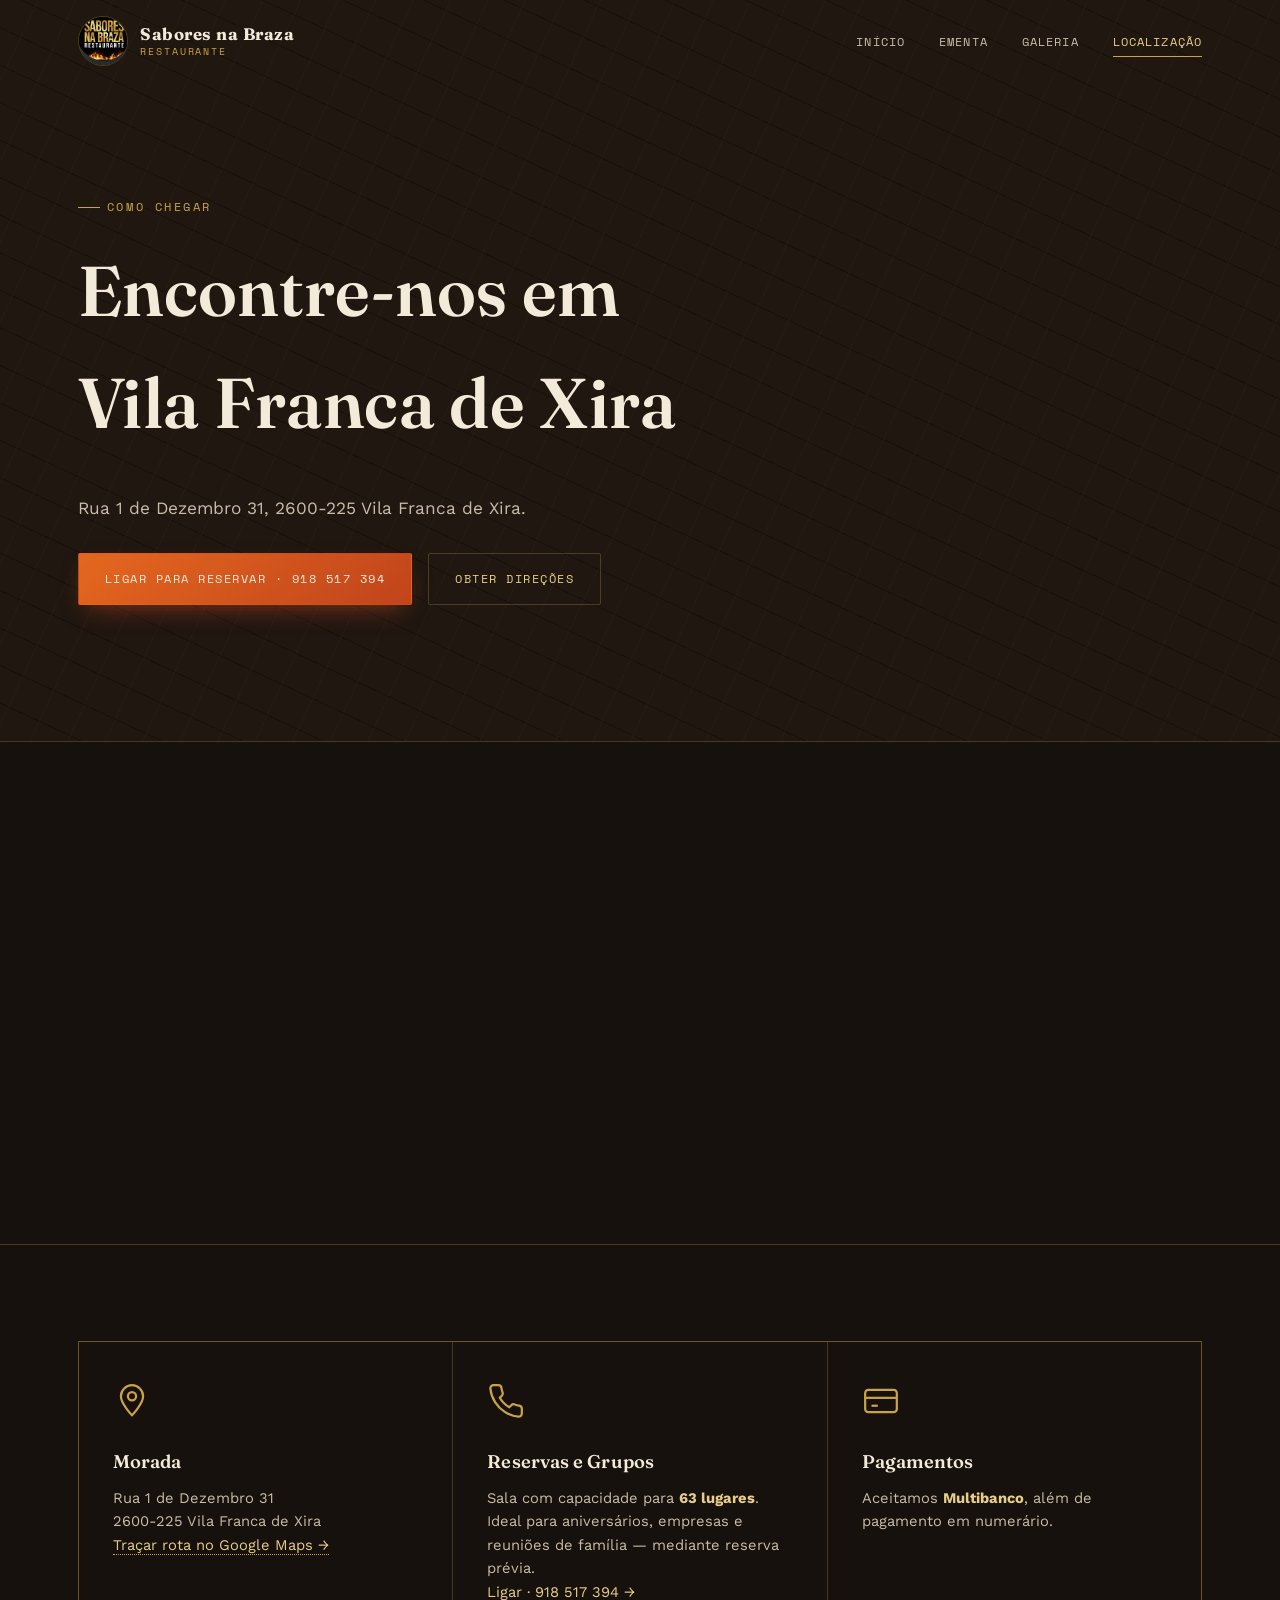
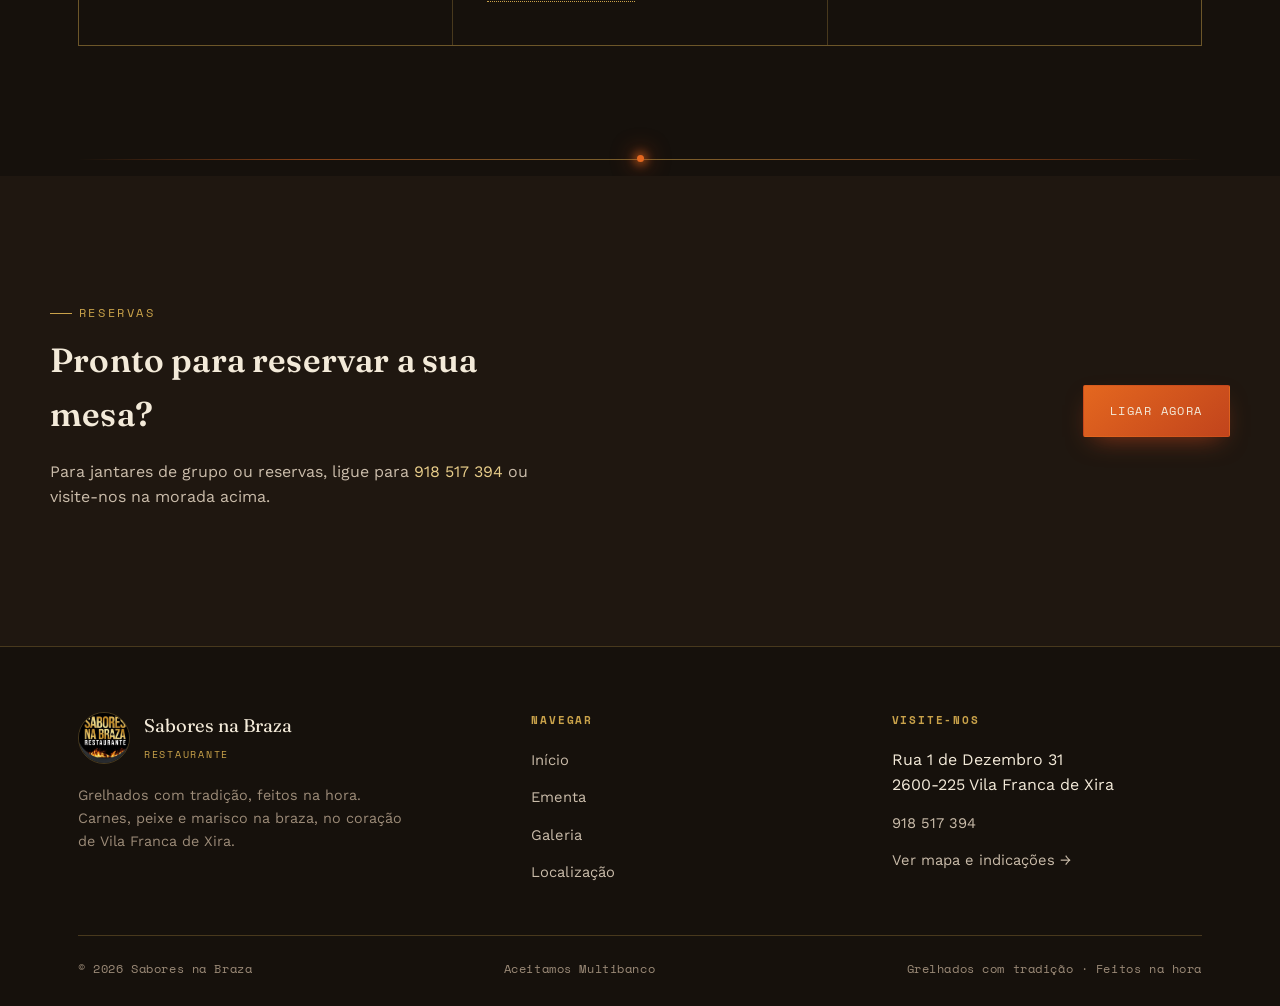
<file: localizacao.html>
<!doctype html>
<html lang="pt-PT">
<head>
<meta charset="UTF-8">
<meta name="viewport" content="width=device-width, initial-scale=1.0">
<title>Localização — Sabores na Braza</title>
<meta name="description" content="Como chegar ao Sabores na Braza: Rua 1 de Dezembro 31, 2600-225 Vila Franca de Xira. Reservas para jantares de grupo, sala com 63 lugares.">
<link rel="icon" href="logo.jpg">
<link rel="stylesheet" href="style.css">
</head>
<body>

<header class="site-header">
  <div class="container nav-inner">
    <a href="index.html" class="brand">
      <img src="logo.jpg" alt="Sabores na Braza — Restaurante">
      <span class="brand-text"><span class="b1">Sabores na Braza</span><span class="b2">Restaurante</span></span>
    </a>
    <nav aria-label="Navegação principal">
      <ul class="nav-links">
        <li><a href="index.html">Início</a></li>
        <li><a href="ementa.html">Ementa</a></li>
        <li><a href="galeria.html">Galeria</a></li>
        <li><a href="localizacao.html" aria-current="page">Localização</a></li>
      </ul>
    </nav>
    <button class="nav-toggle" aria-label="Abrir menu" aria-expanded="false"><span></span></button>
  </div>
</header>

<main>

  <section class="page-hero">
    <div class="grate-bg"></div>
    <div class="container page-hero-inner">
      <span class="eyebrow">Como Chegar</span>
      <h1>Encontre-nos em<br>Vila Franca de Xira</h1>
      <p class="lead">Rua 1 de Dezembro 31, 2600-225 Vila Franca de Xira.</p>
      <div class="hero-ctas" style="margin-top:30px;">
        <a class="btn btn-ember" href="tel:+351918517394">Ligar para Reservar · 918 517 394</a>
        <a class="btn btn-outline" target="_blank" rel="noopener" href="https://www.google.com/maps/dir/?api=1&destination=Rua+1+de+Dezembro+31,+2600-225+Vila+Franca+de+Xira">Obter Direções</a>
      </div>
    </div>
  </section>

  <div class="map-full">
    <iframe
      src="https://www.google.com/maps?q=Rua+1+de+Dezembro+31,+2600-225+Vila+Franca+de+Xira&output=embed"
      title="Mapa — Sabores na Braza, Rua 1 de Dezembro 31, Vila Franca de Xira"
      loading="lazy" referrerpolicy="no-referrer-when-downgrade"></iframe>
  </div>

  <section class="section-pad on-coal">
    <div class="container">
      <div class="info-cards reveal">

        <div class="info-card">
          <svg class="ic-icon" viewBox="0 0 24 24" fill="none" stroke="currentColor" stroke-width="1.4"><path d="M12 21s7-7.2 7-12a7 7 0 1 0-14 0c0 4.8 7 12 7 12Z"/><circle cx="12" cy="9" r="2.6"/></svg>
          <h3>Morada</h3>
          <p>Rua 1 de Dezembro 31<br>2600-225 Vila Franca de Xira</p>
          <p><a class="inline" target="_blank" rel="noopener" href="https://www.google.com/maps/dir/?api=1&destination=Rua+1+de+Dezembro+31,+2600-225+Vila+Franca+de+Xira">Traçar rota no Google Maps →</a></p>
        </div>

        <div class="info-card">
          <svg class="ic-icon" viewBox="0 0 24 24" fill="none" stroke="currentColor" stroke-width="1.4"><path d="M22 16.92v3a2 2 0 0 1-2.18 2 19.79 19.79 0 0 1-8.63-3.07 19.5 19.5 0 0 1-6-6 19.79 19.79 0 0 1-3.07-8.67A2 2 0 0 1 4.11 2h3a2 2 0 0 1 2 1.72c.127.96.362 1.903.7 2.81a2 2 0 0 1-.45 2.11L8.09 9.91a16 16 0 0 0 6 6l1.27-1.27a2 2 0 0 1 2.11-.45c.907.338 1.85.573 2.81.7A2 2 0 0 1 22 16.92Z"/></svg>
          <h3>Reservas e Grupos</h3>
          <p>Sala com capacidade para <strong class="text-gold">63 lugares</strong>. Ideal para aniversários, empresas e reuniões de família — mediante reserva prévia.</p>
          <p><a class="inline" href="tel:+351918517394">Ligar · 918 517 394 →</a></p>
        </div>

        <div class="info-card">
          <svg class="ic-icon" viewBox="0 0 24 24" fill="none" stroke="currentColor" stroke-width="1.4"><rect x="2" y="5" width="20" height="14" rx="2"/><path d="M2 10h20"/><path d="M6 15h4"/></svg>
          <h3>Pagamentos</h3>
          <p>Aceitamos <strong class="text-gold">Multibanco</strong>, além de pagamento em numerário.</p>
        </div>

      </div>
    </div>
  </section>

  <div class="ember-divider"><span></span></div>

  <section class="section-pad-sm on-coal-2">
    <div class="container directions-band reveal">
      <div class="db-text">
        <span class="eyebrow">Reservas</span>
        <h2 style="font-size:clamp(1.6rem,3vw,2.1rem); margin-top:12px;">Pronto para reservar a sua mesa?</h2>
        <p style="color:var(--smoke); margin-top:10px;">Para jantares de grupo ou reservas, ligue para <a class="inline" href="tel:+351918517394" style="color:var(--gold-light);">918 517 394</a> ou visite-nos na morada acima.</p>
      </div>
      <a href="tel:+351918517394" class="btn btn-ember">Ligar Agora</a>
    </div>
  </section>

</main>

<footer class="site-footer">
  <div class="container">
    <div class="footer-grid">
      <div>
        <div class="footer-brand">
          <img src="logo.jpg" alt="">
          <div class="fb-text"><span class="b1">Sabores na Braza</span><span class="b2">Restaurante</span></div>
        </div>
        <p>Grelhados com tradição, feitos na hora. Carnes, peixe e marisco na braza, no coração de Vila Franca de Xira.</p>
      </div>
      <div class="footer-col">
        <h4>Navegar</h4>
        <ul>
          <li><a href="index.html">Início</a></li>
          <li><a href="ementa.html">Ementa</a></li>
          <li><a href="galeria.html">Galeria</a></li>
          <li><a href="localizacao.html">Localização</a></li>
        </ul>
      </div>
      <div class="footer-col">
        <h4>Visite-nos</h4>
        <ul>
          <li>Rua 1 de Dezembro 31<br>2600-225 Vila Franca de Xira</li>
          <li><a href="tel:+351918517394">918 517 394</a></li>
          <li><a href="localizacao.html">Ver mapa e indicações →</a></li>
        </ul>
      </div>
    </div>
    <div class="footer-bottom">
      <span>© <span id="year"></span> Sabores na Braza</span>
      <span>Aceitamos Multibanco</span>
      <span>Grelhados com tradição · Feitos na hora</span>
    </div>
  </div>
</footer>

<script>document.getElementById('year').textContent = new Date().getFullYear();</script>
<script src="main.js"></script>
</body>
</html>
</file>
<file: style.css>
/* =========================================================
   SABORES NA BRAZA — folha de estilos
   Paleta: braza, carvão, dourado, papel de ementa
   ========================================================= */

@import url('https://fonts.googleapis.com/css2?family=Fraunces:ital,opsz,wght@0,9..144,300;0,9..144,500;0,9..144,600;0,9..144,700;0,9..144,900;1,9..144,500;1,9..144,600&family=Work+Sans:wght@300;400;500;600;700&family=Space+Mono:wght@400;700&display=swap');

:root{
  /* cor */
  --coal:        #16110c;
  --coal-soft:   #1f1710;
  --coal-2:      #2a1e15;
  --wood:        #3c2a1c;
  --ember:       #c1441c;
  --ember-2:     #e4671f;
  --gold:        #c9a24a;
  --gold-light:  #e8cd8a;
  --cream:       #f3ead9;
  --cream-2:     #e9dcc0;
  --paper:       #efe4cd;
  --ink:         #241b12;
  --ink-soft:    #4a3b2b;
  --smoke:       #cabcaa;
  --smoke-dim:   #9c8b78;
  --line:        rgba(201,162,74,0.28);

  /* tipografia */
  --f-display: 'Fraunces', serif;
  --f-body: 'Work Sans', sans-serif;
  --f-mono: 'Space Mono', monospace;

  --container: 1180px;
}

*,*::before,*::after{ box-sizing:border-box; }
html{ scroll-behavior:smooth; }
body{
  margin:0;
  background:var(--coal);
  color:var(--cream);
  font-family:var(--f-body);
  font-size:16px;
  line-height:1.6;
  -webkit-font-smoothing:antialiased;
}
img{ max-width:100%; display:block; }
a{ color:inherit; text-decoration:none; }
h1,h2,h3,h4{ font-family:var(--f-display); font-weight:600; margin:0 0 .5em; letter-spacing:.005em; }
p{ margin:0 0 1em; }
.container{ max-width:var(--container); margin:0 auto; padding:0 28px; }
::selection{ background:var(--ember); color:var(--cream); }

/* focus visibility */
a:focus-visible, button:focus-visible, .btn:focus-visible{
  outline:2px solid var(--gold-light);
  outline-offset:3px;
}

@media (prefers-reduced-motion: reduce){
  *{ animation-duration:0.001ms !important; animation-iteration-count:1 !important; transition-duration:0.001ms !important; scroll-behavior:auto !important; }
}

/* =============== eyebrow / labels =============== */
.eyebrow{
  font-family:var(--f-mono);
  font-size:.72rem;
  letter-spacing:.22em;
  text-transform:uppercase;
  color:var(--gold);
  display:inline-flex;
  align-items:center;
  gap:.6em;
}
.eyebrow::before{
  content:"";
  width:22px; height:1px;
  background:var(--gold);
  display:inline-block;
}

/* =============== grill-grate texture (signature motif) =============== */
.grate-bg{
  position:relative;
  background-color:var(--coal-soft);
  background-image:
    repeating-linear-gradient(115deg, rgba(201,162,74,0.05) 0px, rgba(201,162,74,0.05) 1px, transparent 1px, transparent 34px),
    repeating-linear-gradient(25deg, rgba(0,0,0,0.35) 0px, rgba(0,0,0,0.35) 1px, transparent 1px, transparent 34px);
}

/* =============== ember divider (signature motif) =============== */
.ember-divider{
  height:34px;
  position:relative;
  display:flex;
  align-items:center;
  justify-content:center;
  margin:0 auto;
  max-width:var(--container);
  padding:0 28px;
}
.ember-divider::before{
  content:"";
  position:absolute;
  left:28px; right:28px; top:50%;
  height:1px;
  background:linear-gradient(90deg, transparent, var(--ember-2) 20%, var(--gold) 50%, var(--ember-2) 80%, transparent);
  opacity:.55;
}
.ember-divider span{
  position:relative;
  width:7px; height:7px;
  border-radius:50%;
  background:var(--ember-2);
  box-shadow:0 0 10px 3px rgba(228,103,31,0.65), 0 0 22px 6px rgba(193,68,28,0.35);
  animation:glow 3.2s ease-in-out infinite;
}
@keyframes glow{
  0%,100%{ box-shadow:0 0 10px 3px rgba(228,103,31,0.55), 0 0 22px 6px rgba(193,68,28,0.28); transform:scale(1); }
  50%{ box-shadow:0 0 16px 5px rgba(228,103,31,0.85), 0 0 30px 10px rgba(193,68,28,0.45); transform:scale(1.15); }
}

/* =============== nav =============== */
.site-header{
  position:fixed; top:0; left:0; right:0; z-index:100;
  padding:16px 0;
  transition:background .35s ease, padding .35s ease, box-shadow .35s ease;
}
.site-header.is-scrolled{
  background:rgba(22,17,12,0.92);
  backdrop-filter:blur(10px);
  padding:10px 0;
  box-shadow:0 8px 24px rgba(0,0,0,0.35);
  border-bottom:1px solid var(--line);
}
.nav-inner{
  display:flex; align-items:center; justify-content:space-between; gap:20px;
}
.brand{ display:flex; align-items:center; gap:12px; }
.brand img{
  width:50px; height:50px; border-radius:50%;
  object-fit:cover;
  border:1px solid var(--line);
  transition:width .35s ease, height .35s ease;
}
.site-header.is-scrolled .brand img{ width:40px; height:40px; }
.brand-text{ font-family:var(--f-display); line-height:1.05; }
.brand-text .b1{ display:block; font-size:1.05rem; font-weight:700; letter-spacing:.03em; color:var(--cream); }
.brand-text .b2{ display:block; font-family:var(--f-mono); font-size:.6rem; letter-spacing:.2em; color:var(--gold); text-transform:uppercase; margin-top:2px; }

.nav-links{ display:flex; align-items:center; gap:34px; list-style:none; margin:0; padding:0; }
.nav-links a{
  font-family:var(--f-mono); font-size:.78rem; letter-spacing:.09em; text-transform:uppercase;
  color:var(--smoke); position:relative; padding:4px 0;
  transition:color .25s ease;
}
.nav-links a::after{
  content:""; position:absolute; left:0; bottom:-2px; height:1px; width:0;
  background:var(--gold); transition:width .25s ease;
}
.nav-links a:hover, .nav-links a[aria-current="page"]{ color:var(--gold-light); }
.nav-links a:hover::after, .nav-links a[aria-current="page"]::after{ width:100%; }

.nav-toggle{
  display:none; background:none; border:1px solid var(--line); border-radius:6px;
  width:42px; height:38px; cursor:pointer; position:relative;
}
.nav-toggle span, .nav-toggle span::before, .nav-toggle span::after{
  content:""; position:absolute; left:10px; right:10px; height:1px; background:var(--gold-light);
  transition:transform .25s ease, opacity .25s ease;
}
.nav-toggle span{ top:50%; }
.nav-toggle span::before{ top:-7px; }
.nav-toggle span::after{ top:7px; }
.nav-toggle.is-open span{ background:transparent; }
.nav-toggle.is-open span::before{ transform:translateY(7px) rotate(45deg); }
.nav-toggle.is-open span::after{ transform:translateY(-7px) rotate(-45deg); }

@media (max-width:840px){
  .nav-toggle{ display:block; }
  .nav-links{
    position:fixed; top:0; right:0; height:100vh; width:min(78vw,340px);
    background:var(--coal-soft); border-left:1px solid var(--line);
    flex-direction:column; align-items:flex-start; justify-content:center; gap:30px;
    padding:40px; transform:translateX(100%); transition:transform .4s ease;
    box-shadow:-20px 0 40px rgba(0,0,0,.4);
  }
  .nav-links.is-open{ transform:translateX(0); }
  .nav-links a{ font-size:1rem; }
}

/* =============== buttons =============== */
.btn{
  display:inline-flex; align-items:center; gap:10px;
  font-family:var(--f-mono); font-size:.78rem; letter-spacing:.12em; text-transform:uppercase;
  padding:15px 26px; border-radius:2px; border:1px solid transparent; cursor:pointer;
  transition:transform .25s ease, box-shadow .25s ease, background .25s ease, color .25s ease, border-color .25s ease;
}
.btn-ember{
  background:linear-gradient(140deg, var(--ember-2), var(--ember));
  color:var(--cream);
  box-shadow:0 10px 26px -10px rgba(193,68,28,0.7);
}
.btn-ember:hover{ transform:translateY(-2px); box-shadow:0 16px 30px -10px rgba(193,68,28,0.85); }
.btn-outline{
  background:transparent; border-color:var(--line); color:var(--gold-light);
}
.btn-outline:hover{ border-color:var(--gold); background:rgba(201,162,74,0.08); transform:translateY(-2px); }
.btn-dark{
  background:var(--ink); color:var(--paper); border-color:transparent;
}
.btn-dark:hover{ transform:translateY(-2px); }
.btn svg{ width:16px; height:16px; }

/* =============== hero =============== */
.hero{
  position:relative; min-height:100svh; display:flex; align-items:flex-end;
  overflow:hidden; color:var(--cream);
}
.hero-media{ position:absolute; inset:0; z-index:0; }
.hero-media img{ width:100%; height:100%; object-fit:cover; object-position:center 32%; }
.hero-media::after{
  content:""; position:absolute; inset:0;
  background:
    linear-gradient(0deg, rgba(15,11,7,.97) 4%, rgba(15,11,7,.72) 32%, rgba(15,11,7,.30) 62%, rgba(15,11,7,.55) 100%),
    linear-gradient(90deg, rgba(15,11,7,.65), transparent 55%);
}
.hero-inner{ position:relative; z-index:1; width:100%; padding:150px 0 70px; }
.hero-emblem{
  width:82px; height:82px; border-radius:50%; object-fit:cover;
  border:1px solid rgba(201,162,74,.55);
  box-shadow:0 0 0 6px rgba(22,17,12,.35), 0 10px 30px rgba(0,0,0,.5);
  margin-bottom:26px;
}
.hero h1{
  font-size:clamp(2.7rem, 7vw, 5.6rem);
  line-height:.96;
  color:var(--cream);
  text-transform:uppercase;
  letter-spacing:-.01em;
  margin-bottom:.28em;
}
.hero h1 em{
  font-style:italic; color:var(--ember-2);
  text-shadow:0 0 30px rgba(228,103,31,.35);
}
.hero .tagline{
  font-family:var(--f-mono); font-size:clamp(.82rem,1.4vw,.98rem);
  letter-spacing:.14em; text-transform:uppercase; color:var(--gold-light);
  margin-bottom:34px;
}
.hero-ctas{ display:flex; gap:16px; flex-wrap:wrap; margin-bottom:46px; }

.hero-tag{
  display:inline-flex; align-items:center; gap:14px;
  border:1px solid var(--line); border-radius:3px;
  padding:14px 20px; background:rgba(22,17,12,.45); backdrop-filter:blur(6px);
  max-width:560px;
}
.hero-tag .num{
  font-family:var(--f-display); font-weight:700; font-size:1.9rem; color:var(--gold-light); line-height:1;
}
.hero-tag .num small{ display:block; font-family:var(--f-mono); font-size:.58rem; letter-spacing:.14em; color:var(--smoke-dim); text-transform:uppercase; margin-top:4px;}
.hero-tag p{ margin:0; font-size:.9rem; color:var(--smoke); }
.hero-tag strong{ color:var(--gold-light); font-weight:600; }

.scroll-cue{
  position:absolute; right:28px; bottom:26px; z-index:1;
  writing-mode:vertical-rl; font-family:var(--f-mono); font-size:.65rem; letter-spacing:.24em;
  color:var(--smoke-dim); text-transform:uppercase; display:flex; align-items:center; gap:12px;
}
.scroll-cue::after{ content:""; width:1px; height:46px; background:linear-gradient(var(--gold), transparent); }
@media (max-width:700px){ .scroll-cue{ display:none; } }

/* =============== sections generic =============== */
section{ position:relative; }
.section-pad{ padding:96px 0; }
.section-pad-sm{ padding:64px 0; }
.section-head{ max-width:640px; margin-bottom:52px; }
.section-head h2{ font-size:clamp(2rem,4vw,3rem); color:var(--cream); }
.section-head.on-paper h2{ color:var(--ink); }
.section-head p{ color:var(--smoke); font-size:1.02rem; }
.section-head.on-paper p{ color:var(--ink-soft); }
.center{ text-align:center; margin-left:auto; margin-right:auto; }

.on-paper{ background:var(--paper); color:var(--ink); }
.on-coal{ background:var(--coal); color:var(--cream); }
.on-coal-2{ background:var(--coal-soft); color:var(--cream); }

/* =============== intro / about block =============== */
.about-grid{
  display:grid; grid-template-columns: 1fr 1fr; gap:64px; align-items:center;
}
.about-copy h2{ font-size:clamp(2.1rem,4vw,3.1rem); }
.about-copy p{ color:var(--smoke); font-size:1.06rem; }
.about-frame{ position:relative; }
.about-frame img{ width:100%; height:560px; object-fit:cover; border-radius:2px; }
.about-frame::before{
  content:""; position:absolute; inset:-14px 14px 14px -14px; border:1px solid var(--line); z-index:-1;
}
@media (max-width:900px){
  .about-grid{ grid-template-columns:1fr; gap:36px; }
  .about-frame img{ height:340px; }
  .about-frame{ order:-1; }
}

/* =============== reservation band =============== */
.reserve-band{
  position:relative; padding:70px 0; overflow:hidden;
  background:radial-gradient(120% 180% at 15% 0%, rgba(193,68,28,.22), transparent 55%), var(--coal-soft);
  border-top:1px solid var(--line); border-bottom:1px solid var(--line);
}
.reserve-inner{
  display:flex; align-items:center; justify-content:space-between; gap:40px; flex-wrap:wrap;
}
.reserve-text{ max-width:600px; }
.reserve-text .eyebrow{ margin-bottom:14px; }
.reserve-text h2{ font-size:clamp(1.8rem,3.4vw,2.5rem); color:var(--cream); }
.reserve-text p{ color:var(--smoke); font-size:1.02rem; margin-bottom:0; }
.reserve-stat{
  text-align:center; flex-shrink:0; padding:0 34px; position:relative;
}
.reserve-stat::before{
  content:""; position:absolute; left:-20px; top:50%; transform:translateY(-50%);
  width:1px; height:70%; background:var(--line);
}
@media (max-width:640px){ .reserve-stat::before{ display:none; } }
.reserve-stat .n{ font-family:var(--f-display); font-weight:700; font-size:4rem; color:var(--gold-light); line-height:1; }
.reserve-stat .l{ display:block; font-family:var(--f-mono); font-size:.68rem; letter-spacing:.16em; text-transform:uppercase; color:var(--smoke-dim); margin-top:8px; }

/* =============== dish teaser cards =============== */
.dish-grid{ display:grid; grid-template-columns:repeat(3,1fr); gap:26px; }
.dish-card{
  position:relative; border-radius:2px; overflow:hidden; aspect-ratio:4/5;
  box-shadow:0 20px 40px -20px rgba(0,0,0,.6);
}
.dish-card img{ width:100%; height:100%; object-fit:cover; transition:transform .7s ease; }
.dish-card:hover img{ transform:scale(1.07); }
.dish-card::after{
  content:""; position:absolute; inset:0;
  background:linear-gradient(0deg, rgba(15,11,7,.92) 10%, rgba(15,11,7,.15) 55%, transparent 75%);
}
.dish-card .dc-label{
  position:absolute; left:0; right:0; bottom:0; z-index:1; padding:22px;
}
.dish-card .dc-label .eyebrow{ margin-bottom:8px; }
.dish-card .dc-label h3{ font-size:1.3rem; color:var(--cream); margin:0; }
@media (max-width:900px){ .dish-grid{ grid-template-columns:1fr 1fr; } }
@media (max-width:560px){ .dish-grid{ grid-template-columns:1fr; } }

/* =============== gallery preview strip =============== */
.strip{
  display:grid; grid-template-columns:repeat(6,1fr); gap:14px;
}
.strip a{ display:block; aspect-ratio:3/4; overflow:hidden; border-radius:2px; }
.strip img{ width:100%; height:100%; object-fit:cover; transition:transform .6s ease, filter .4s ease; filter:grayscale(15%); }
.strip a:hover img{ transform:scale(1.08); filter:grayscale(0%); }
@media (max-width:900px){ .strip{ grid-template-columns:repeat(3,1fr); } .strip a:nth-child(n+4){ display:none; } }
@media (max-width:560px){ .strip{ grid-template-columns:repeat(2,1fr); } .strip a:nth-child(n+5){ display:none; } }

/* =============== location teaser =============== */
.loc-teaser{
  display:grid; grid-template-columns:1.1fr .9fr; border:1px solid var(--line);
}
.loc-teaser .lt-info{ padding:56px; display:flex; flex-direction:column; justify-content:center; gap:18px; }
.loc-teaser .lt-map{ min-height:340px; position:relative; }
.loc-teaser .lt-map iframe{ position:absolute; inset:0; width:100%; height:100%; border:0; filter:grayscale(35%) sepia(8%) contrast(1.05); }
.addr{ font-family:var(--f-mono); font-size:.95rem; color:var(--smoke); line-height:1.9; }
.addr strong{ color:var(--gold-light); display:block; font-family:var(--f-body); font-size:1.1rem; margin-bottom:4px; }
@media (max-width:900px){ .loc-teaser{ grid-template-columns:1fr; } .loc-teaser .lt-info{ padding:40px 28px; } }

/* =============== footer =============== */
.site-footer{ background:var(--coal); border-top:1px solid var(--line); padding:64px 0 28px; }
.footer-grid{ display:grid; grid-template-columns:1.3fr 1fr 1fr; gap:50px; margin-bottom:50px; }
.footer-brand{ display:flex; align-items:center; gap:14px; margin-bottom:18px; }
.footer-brand img{ width:52px; height:52px; border-radius:50%; object-fit:cover; border:1px solid var(--line); }
.footer-brand .fb-text .b1{ font-family:var(--f-display); font-size:1.15rem; color:var(--cream); display:block; }
.footer-brand .fb-text .b2{ font-family:var(--f-mono); font-size:.6rem; letter-spacing:.18em; color:var(--gold); text-transform:uppercase; }
.site-footer p{ color:var(--smoke-dim); font-size:.9rem; max-width:340px; }
.footer-col h4{ font-family:var(--f-mono); font-size:.7rem; letter-spacing:.16em; text-transform:uppercase; color:var(--gold); margin-bottom:18px; }
.footer-col ul{ list-style:none; margin:0; padding:0; display:flex; flex-direction:column; gap:12px; }
.footer-col a{ color:var(--smoke); font-size:.92rem; transition:color .2s ease; }
.footer-col a:hover{ color:var(--gold-light); }
.footer-bottom{
  border-top:1px solid var(--line); padding-top:24px; display:flex; justify-content:space-between; flex-wrap:wrap; gap:10px;
  font-family:var(--f-mono); font-size:.72rem; letter-spacing:.05em; color:var(--smoke-dim);
}
@media (max-width:800px){ .footer-grid{ grid-template-columns:1fr; gap:34px; } }

/* =============== reveal on scroll =============== */
.reveal{ opacity:0; transform:translateY(26px); transition:opacity .8s ease, transform .8s ease; }
.reveal.is-visible{ opacity:1; transform:translateY(0); }

/* =============== page hero (inner pages) =============== */
.page-hero{
  position:relative; padding:190px 0 90px; overflow:hidden;
  background:var(--coal-soft);
}
.page-hero .grate-bg{ position:absolute; inset:0; opacity:.7; }
.page-hero-inner{ position:relative; z-index:1; }
.page-hero .eyebrow{ margin-bottom:18px; }
.page-hero h1{ font-size:clamp(2.6rem,6vw,4.4rem); color:var(--cream); max-width:760px; }
.page-hero p.lead{ color:var(--smoke); font-size:1.08rem; max-width:560px; margin-top:14px; }

/* =========================================================
   EMENTA (menu)
   ========================================================= */
.menu-wrap{ background:var(--paper); color:var(--ink); }
.menu-nav{
  position:sticky; top:0; z-index:30; background:var(--paper);
  border-bottom:1px solid rgba(36,27,18,.14);
  padding:16px 0; margin-top:-1px;
}
.menu-nav.is-scrolled{ box-shadow:0 10px 24px -14px rgba(0,0,0,.35); }
.menu-nav-inner{ display:flex; gap:10px; flex-wrap:wrap; }
.menu-pill{
  font-family:var(--f-mono); font-size:.72rem; letter-spacing:.08em; text-transform:uppercase;
  padding:9px 16px; border:1px solid rgba(36,27,18,.25); border-radius:20px; color:var(--ink-soft);
  transition:background .2s ease, color .2s ease, border-color .2s ease;
  white-space:nowrap;
}
.menu-pill:hover, .menu-pill.is-active{ background:var(--ink); border-color:var(--ink); color:var(--paper); }

.menu-section{ padding:74px 0 20px; scroll-margin-top:150px; }
.menu-section-head{ display:flex; align-items:baseline; gap:20px; margin-bottom:10px; }
.menu-section-head h2{ font-size:clamp(1.9rem,3.6vw,2.6rem); color:var(--ink); white-space:nowrap; }
.menu-section-head .rule{ flex:1; height:1px; background:repeating-linear-gradient(90deg, var(--ink-soft) 0 3px, transparent 3px 9px); opacity:.5; }
.menu-section-note{ color:var(--ink-soft); max-width:600px; margin-bottom:36px; font-size:1rem; }

.menu-list{ display:grid; grid-template-columns:1fr 1fr; gap:8px 56px; }
.menu-item{ padding:18px 0; border-bottom:1px solid rgba(36,27,18,.14); }
.menu-item-row{ display:flex; align-items:baseline; gap:10px; }
.menu-item-row .name{ font-family:var(--f-display); font-weight:600; font-size:1.12rem; color:var(--ink); white-space:nowrap; }
.menu-item-row .leader{ flex:1; border-bottom:1px dotted rgba(36,27,18,.45); transform:translateY(-4px); }
.menu-item-row .price{ font-family:var(--f-mono); font-size:1rem; color:var(--ember); font-weight:700; white-space:nowrap; }
.menu-item .desc{ font-size:.9rem; color:var(--ink-soft); font-style:italic; margin-top:5px; }
.menu-item.featured{ position:relative; }
.menu-item.featured .name::after{
  content:"TOP"; font-family:var(--f-mono); font-size:.55rem; letter-spacing:.08em; color:#fff;
  background:var(--ember); border-radius:2px; padding:2px 6px; margin-left:10px; vertical-align:middle;
}
@media (max-width:760px){ .menu-list{ grid-template-columns:1fr; } }

.menu-callout{
  display:grid; grid-template-columns:repeat(3,1fr); gap:1px; background:rgba(36,27,18,.14);
  margin:64px 0 0; border:1px solid rgba(36,27,18,.14);
}
.menu-callout .mc{ background:var(--paper); padding:30px 26px; text-align:center; }
.menu-callout .mc .price{ font-family:var(--f-display); font-weight:700; font-size:2.3rem; color:var(--ember); line-height:1; }
.menu-callout .mc .lbl{ font-family:var(--f-mono); font-size:.68rem; letter-spacing:.12em; text-transform:uppercase; color:var(--ink-soft); margin-top:10px; }
@media (max-width:700px){ .menu-callout{ grid-template-columns:1fr; } }

.menu-includes{
  display:flex; gap:34px; justify-content:center; flex-wrap:wrap; padding:30px 0 10px; color:var(--ink-soft);
  font-family:var(--f-mono); font-size:.78rem; letter-spacing:.05em; text-transform:uppercase;
}
.menu-includes strong{ color:var(--ink); font-family:var(--f-body); }

.kitchen-note{
  background:var(--coal); color:var(--cream); padding:90px 0;
}
.kitchen-note .kn-grid{ display:grid; grid-template-columns:repeat(5,1fr); gap:34px; }
.kn-card h3{ font-size:1.1rem; color:var(--gold-light); margin-bottom:10px; }
.kn-card p{ font-size:.92rem; color:var(--smoke); margin:0; }
@media (max-width:980px){ .kn-grid{ grid-template-columns:repeat(2,1fr) !important; } }
@media (max-width:560px){ .kn-grid{ grid-template-columns:1fr !important; } }

.menu-poster-cta{
  display:flex; align-items:center; justify-content:space-between; gap:20px; flex-wrap:wrap;
  border:1px dashed rgba(36,27,18,.35); padding:22px 28px; margin-top:56px; color:var(--ink-soft);
  font-size:.92rem;
}

/* =========================================================
   GALERIA
   ========================================================= */
.filter-bar{ display:flex; gap:10px; flex-wrap:wrap; margin-bottom:46px; }
.filter-btn{
  font-family:var(--f-mono); font-size:.75rem; letter-spacing:.1em; text-transform:uppercase;
  padding:10px 18px; border:1px solid var(--line); border-radius:20px; color:var(--smoke);
  background:transparent; cursor:pointer; transition:all .2s ease;
}
.filter-btn:hover{ border-color:var(--gold); color:var(--gold-light); }
.filter-btn.is-active{ background:var(--gold); border-color:var(--gold); color:var(--coal); font-weight:700; }

.masonry{
  columns:3 260px; column-gap:18px;
}
.masonry figure{
  margin:0 0 18px; break-inside:avoid; position:relative; overflow:hidden; border-radius:2px;
  border:1px solid var(--line);
}
.masonry figure img{ width:100%; display:block; transition:transform .6s ease; cursor:zoom-in; }
.masonry figure:hover img{ transform:scale(1.05); }
.masonry figcaption{
  position:absolute; left:0; right:0; bottom:0; padding:16px 18px 14px;
  background:linear-gradient(0deg, rgba(15,11,7,.92), transparent);
  font-family:var(--f-mono); font-size:.72rem; letter-spacing:.05em; color:var(--cream);
  opacity:0; transform:translateY(8px); transition:opacity .25s ease, transform .25s ease;
}
.masonry figure:hover figcaption{ opacity:1; transform:translateY(0); }
.masonry figure[data-cat]{ }
@media (max-width:700px){ .masonry{ columns:2 200px; } }

.lightbox{
  position:fixed; inset:0; z-index:200; background:rgba(10,7,5,.94);
  display:none; align-items:center; justify-content:center; padding:5vh 5vw;
  backdrop-filter:blur(6px);
}
.lightbox.is-open{ display:flex; }
.lightbox img{ max-width:100%; max-height:88vh; border-radius:2px; box-shadow:0 30px 80px rgba(0,0,0,.6); }
.lightbox-close{
  position:absolute; top:24px; right:28px; width:44px; height:44px; border-radius:50%;
  border:1px solid var(--line); background:rgba(22,17,12,.6); color:var(--cream); cursor:pointer; font-size:1.3rem;
}
.lightbox-cap{
  position:absolute; bottom:26px; left:0; right:0; text-align:center; color:var(--gold-light);
  font-family:var(--f-mono); font-size:.8rem; letter-spacing:.08em;
}

.space-band{
  background:var(--coal-soft); border-top:1px solid var(--line); border-bottom:1px solid var(--line);
}
.space-grid{ display:grid; grid-template-columns:1.15fr .85fr; gap:18px; }
.space-grid .sg-tall{ grid-row:span 2; }
.space-grid figure{ margin:0; overflow:hidden; border-radius:2px; position:relative; }
.space-grid img{ width:100%; height:100%; object-fit:cover; }
.space-col{ display:grid; gap:18px; }
@media (max-width:800px){ .space-grid{ grid-template-columns:1fr; } .space-grid .sg-tall{ grid-row:auto; } .space-grid img{ height:280px; } }

/* =========================================================
   LOCALIZAÇÃO
   ========================================================= */
.map-full{ position:relative; height:56vh; min-height:400px; border-top:1px solid var(--line); border-bottom:1px solid var(--line); }
.map-full iframe{ position:absolute; inset:0; width:100%; height:100%; border:0; filter:grayscale(38%) sepia(8%) contrast(1.05); }

.info-cards{ display:grid; grid-template-columns:repeat(3,1fr); gap:1px; background:var(--line); border:1px solid var(--line); }
.info-card{ background:var(--coal); padding:40px 34px; }
.info-card .ic-icon{ width:38px; height:38px; margin-bottom:20px; color:var(--gold); }
.info-card h3{ font-size:1.15rem; color:var(--cream); margin-bottom:10px; }
.info-card p{ color:var(--smoke); font-size:.92rem; margin:0; }
.info-card a.inline{ color:var(--gold-light); border-bottom:1px dotted var(--gold); }
@media (max-width:900px){ .info-cards{ grid-template-columns:1fr; } }

.directions-band{
  display:flex; align-items:center; justify-content:space-between; gap:24px; flex-wrap:wrap;
  padding:56px 0;
}
.directions-band .db-text{ max-width:520px; }

/* generic small helpers */
.mt-0{ margin-top:0; } .mb-0{ margin-bottom:0; }
.text-gold{ color:var(--gold-light); }
.flame-icon{ width:1em; height:1em; display:inline-block; vertical-align:-0.12em; }

/* =========================================================
   ADAPTAÇÃO A TELEMÓVEL — espaçamentos, tipografia e padrões
   de interação próprios para ecrãs pequenos e toque
   ========================================================= */
@media (max-width:640px){
  .container{ padding:0 20px; }

  /* ritmo vertical mais compacto em ecrãs pequenos */
  .section-pad{ padding:56px 0; }
  .section-pad-sm{ padding:40px 0; }
  .ember-divider{ height:26px; }

  /* hero de topo */
  .hero-inner{ padding:118px 0 46px; }
  .hero-emblem{ width:64px; height:64px; margin-bottom:18px; }
  .hero .tagline{ margin-bottom:24px; }
  .hero-ctas{ gap:12px; }
  .hero-ctas .btn{ flex:1 1 auto; justify-content:center; }
  .hero-tag{ padding:16px; gap:10px; }

  /* heróis internos (Ementa / Galeria / Localização) */
  .page-hero{ padding:118px 0 56px; }

  /* faixa de reservas: empilha e centra num telefone */
  .reserve-band{ padding:48px 0; }
  .reserve-inner{ flex-direction:column; align-items:flex-start; gap:26px; }
  .reserve-stat{ padding:0; text-align:left; }
  .reserve-stat::before{ display:none; }

  /* navegação da ementa: pastilhas deslizam horizontalmente em vez de quebrar linha */
  .menu-nav{ padding:12px 0; }
  .menu-nav-inner{
    flex-wrap:nowrap; overflow-x:auto; scrollbar-width:none;
    padding-bottom:4px; gap:8px;
  }
  .menu-nav-inner::-webkit-scrollbar{ display:none; }
  .menu-pill{ flex:0 0 auto; }
  .menu-section{ padding:52px 0 12px; scroll-margin-top:118px; }
  .menu-section-head{ gap:14px; }
  .menu-item-row .name{ font-size:1.02rem; white-space:normal; }

  .kitchen-note{ padding:56px 0; }
  .kn-grid{ gap:26px; }

  /* galeria: uma coluna lê-se melhor num ecrã estreito */
  .masonry{ column-count:1; column-width:auto; }
  .filter-bar{ gap:8px; }
  .filter-btn{ padding:9px 15px; font-size:.7rem; }
  .masonry figcaption{ opacity:1; transform:none; background:linear-gradient(0deg, rgba(15,11,7,.88), transparent 65%); }

  .info-card{ padding:30px 24px; }
  .directions-band{ padding:40px 0; flex-direction:column; align-items:flex-start; }
  .directions-band .btn{ width:100%; justify-content:center; }

  .footer-grid{ margin-bottom:34px; }
  .footer-bottom{ flex-direction:column; gap:8px; }
}

/* garante alvos de toque confortáveis em qualquer ecrã tátil */
@media (pointer:coarse){
  .nav-links a{ padding:10px 0; }
  .filter-btn, .menu-pill{ min-height:40px; display:inline-flex; align-items:center; }
  .btn{ min-height:46px; }
  .lightbox-close{ width:48px; height:48px; }
}
</file>
